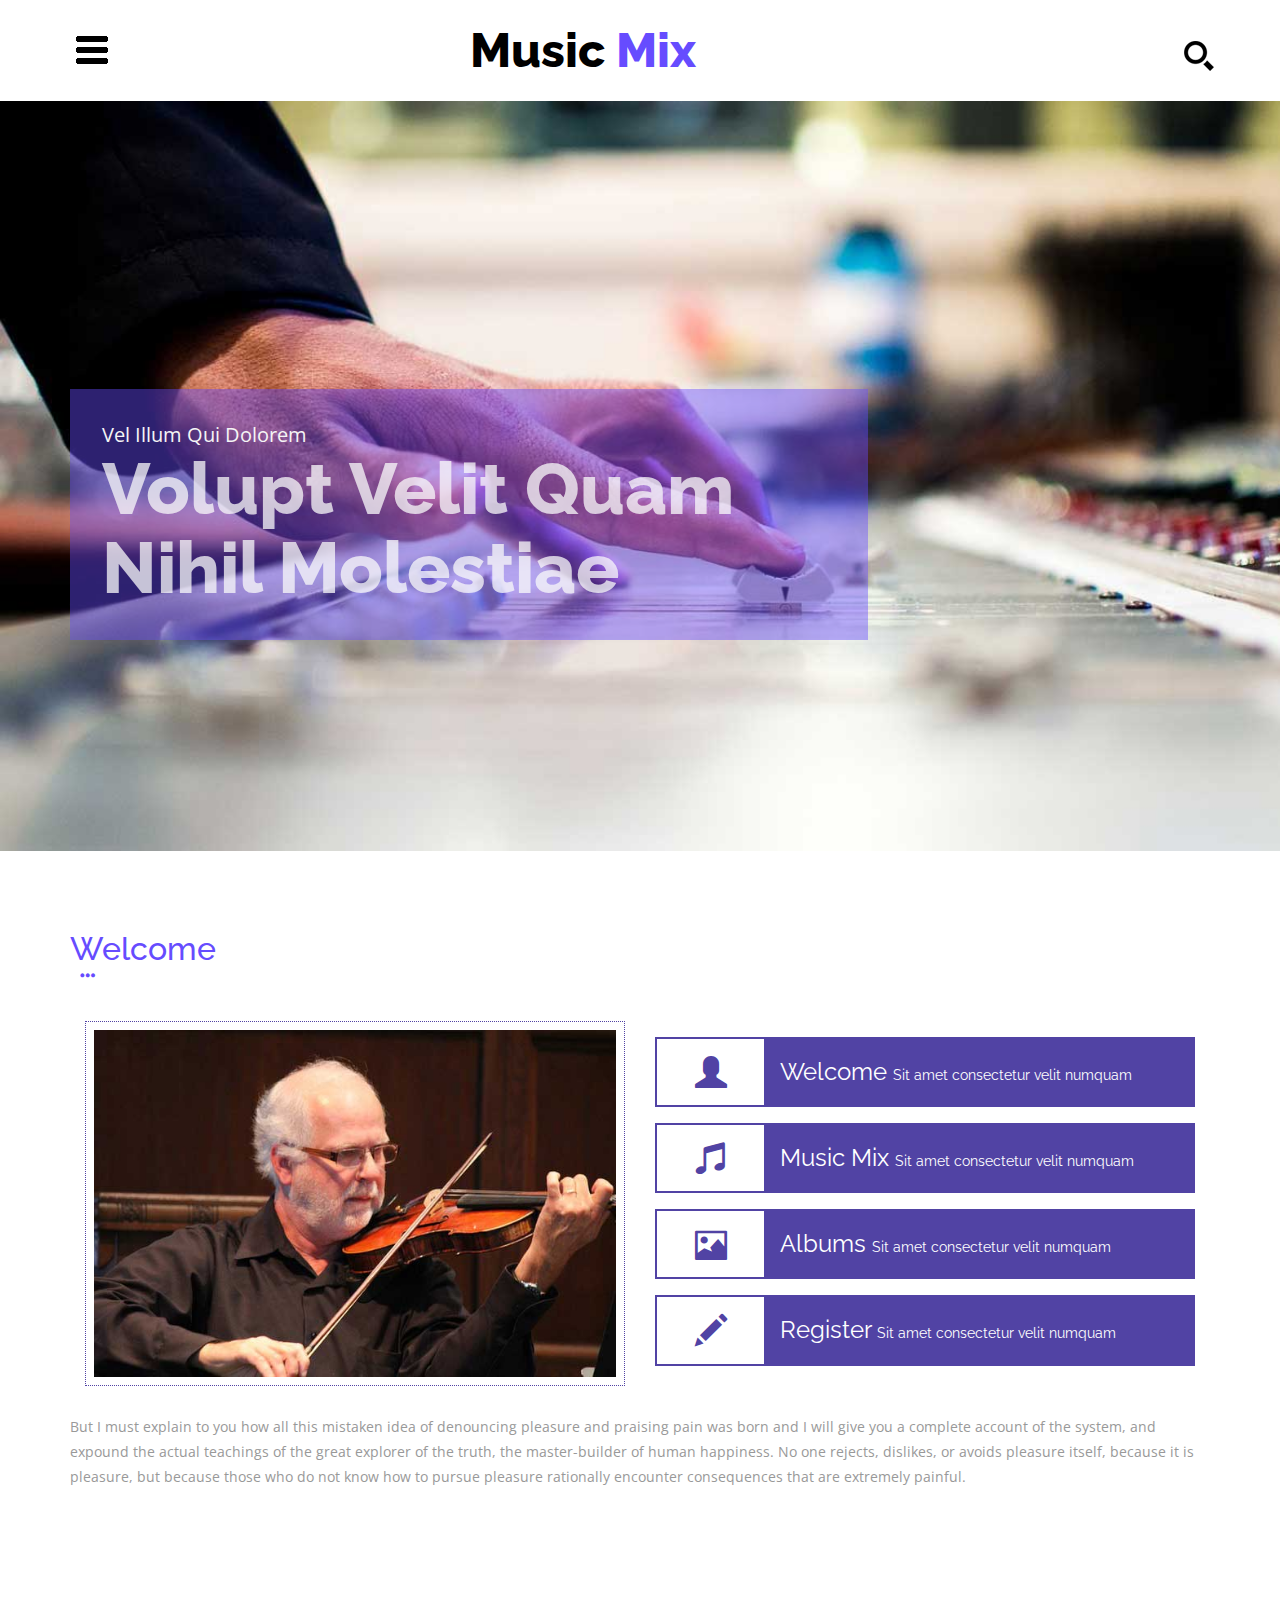
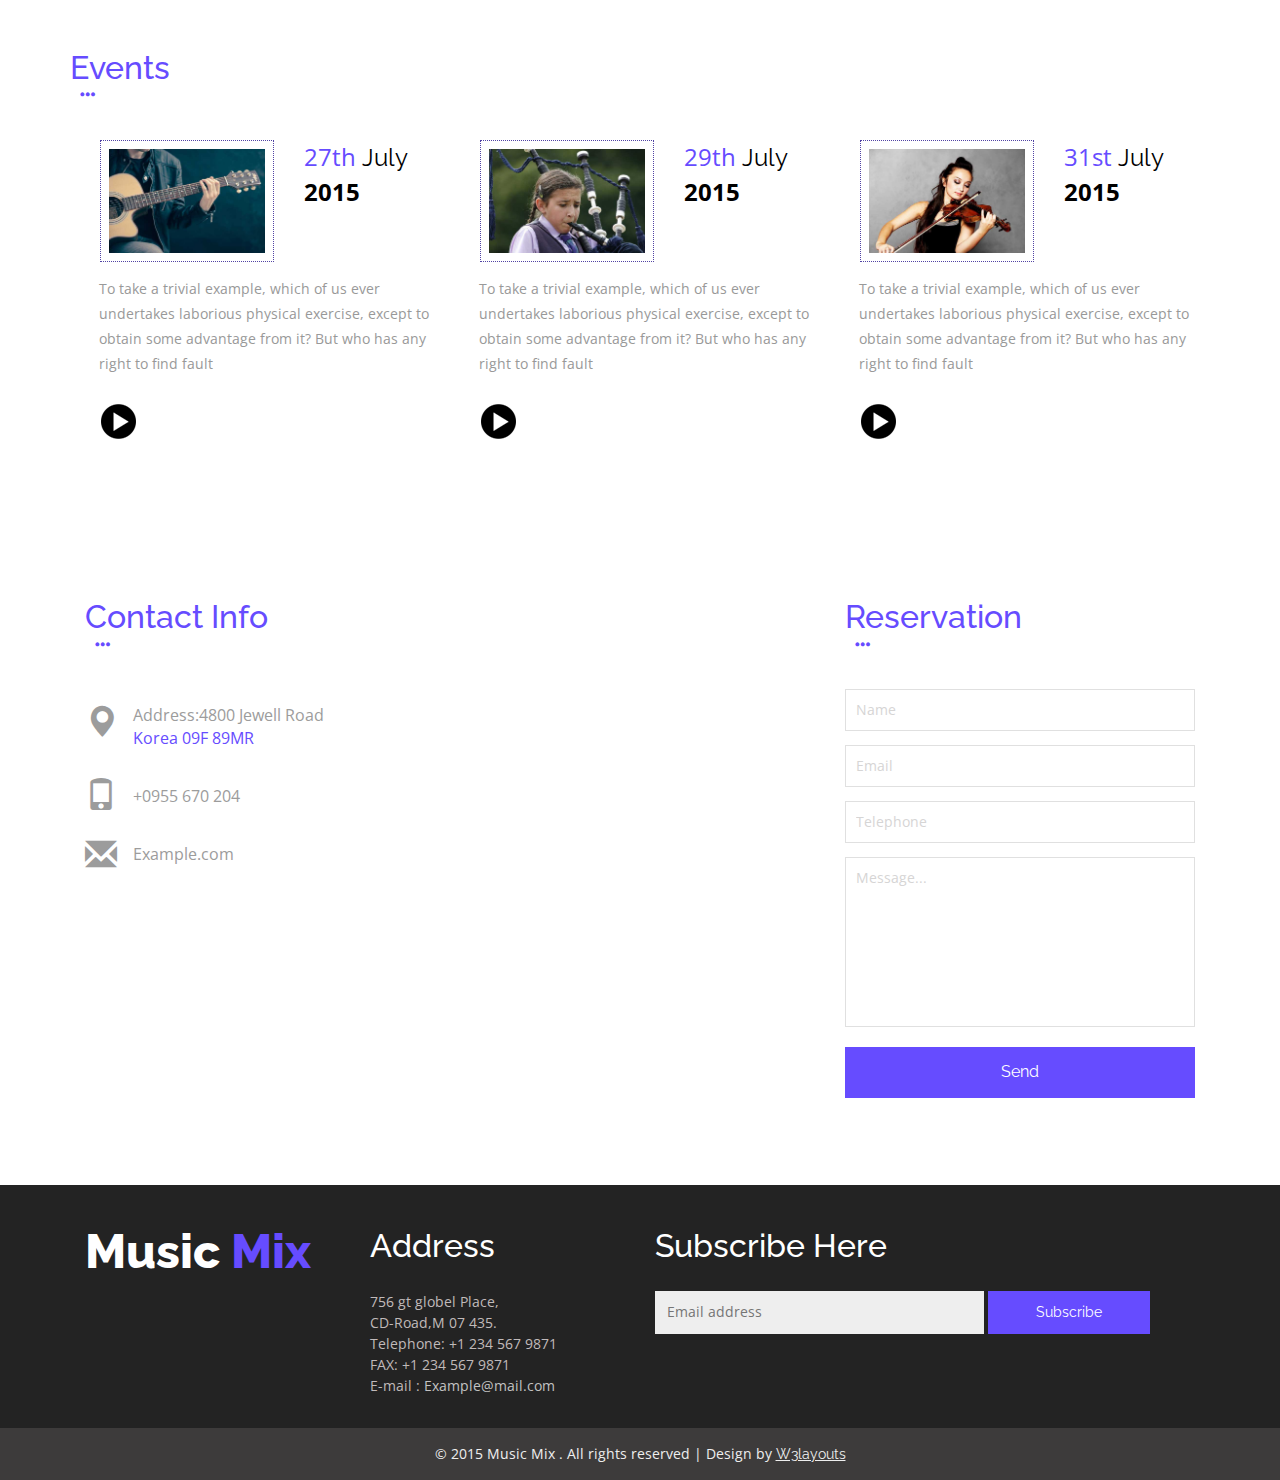
<file: index.html>
<!--
Author: W3layouts
Author URL: http://w3layouts.com
License: Creative Commons Attribution 3.0 Unported
License URL: http://creativecommons.org/licenses/by/3.0/
-->
<!DOCTYPE html>
<html>
<head>
<title>Music Mix a Music Web Templates Category Flat Bootstrap Responsive Website Template | Home :: w3layouts</title>
<!-- for-mobile-apps -->
<meta name="viewport" content="width=device-width, initial-scale=1">
<meta http-equiv="Content-Type" content="text/html; charset=utf-8" />
<meta name="keywords" content="Music Mix Responsive web template, Bootstrap Web Templates, Flat Web Templates, Android Compatible web template, 
Smartphone Compatible web template, free webdesigns for Nokia, Samsung, LG, SonyErricsson, Motorola web design" />
<script type="application/x-javascript"> addEventListener("load", function() { setTimeout(hideURLbar, 0); }, false);
		function hideURLbar(){ window.scrollTo(0,1); } </script>
<!-- //for-mobile-apps -->
<link href="css/bootstrap.css" rel="stylesheet" type="text/css" media="all" />
<link href="css/style.css" rel="stylesheet" type="text/css" media="all" />
<!-- js -->
<script src="js/jquery-1.11.1.min.js"></script>
<!-- //js -->
<!--script-->
	<script src="js/jquery.chocolat.js"></script>
		<link rel="stylesheet" href="css/chocolat.css" type="text/css" media="screen" charset="utf-8">
		<!--light-box-files-->
	<script type="text/javascript" charset="utf-8">
		$(function() {
			$('.news-grid-left a').Chocolat();
		});
	</script>
<!--script-->
<!-- menu -->
<link href="css/component.css" rel="stylesheet" type="text/css"  />
<!-- //menu -->
<link href='//fonts.googleapis.com/css?family=Open+Sans:300italic,400italic,600italic,700italic,800italic,400,300,600,700,800' rel='stylesheet' type='text/css'>
<link href='//fonts.googleapis.com/css?family=Raleway:400,100,200,300,500,600,700,800,900' rel='stylesheet' type='text/css'>
</head>	
<body class="cbp-spmenu-push">
<script>
  (function(i,s,o,g,r,a,m){i['GoogleAnalyticsObject']=r;i[r]=i[r]||function(){
  (i[r].q=i[r].q||[]).push(arguments)},i[r].l=1*new Date();a=s.createElement(o),
  m=s.getElementsByTagName(o)[0];a.async=1;a.src=g;m.parentNode.insertBefore(a,m)
  })(window,document,'script','//www.google-analytics.com/analytics.js','ga');
ga('create', 'UA-30027142-1', 'w3layouts.com');
  ga('send', 'pageview');
</script>
<!-- header -->
	<div class="header">
		<div class="container">
			<div class="top-nav">
					<nav class="cbp-spmenu cbp-spmenu-vertical cbp-spmenu-left" id="cbp-spmenu-s2">
						<h3>Menu</h3>
						<ul>
							<li><a href="index.html">Home</a></li>
							<li><a href="about.html">About Us</a></li>
							<li><a href="services.html">Services</a></li>
							<li><a href="typo.html">Typography</a></li>
							<li><a href="gallery.html">Gallery</a></li>
							<li><a href="#mail" class="scroll">Mail Us</a></li>
						</ul>
						<p>© 2015 Music Mix . Design by <a href="http://w3layouts.com/">W3layouts</a></p>
						<ul class="social-i">
							<li><a href="#" class="facebook"> </a></li>
							<li><a href="#" class="twitter"> </a></li>
							<li><a href="#" class="g"> </a></li>
							<li><a href="#" class="in"> </a></li>
						</ul>
					</nav>
					<div class="main buttonset">	
							<!-- Class "cbp-spmenu-open" gets applied to menu and "cbp-spmenu-push-toleft" or "cbp-spmenu-push-toright" to the body -->
							<button id="showRightPush"><img src="images/menu.png" alt=""/></button>
							<!--<span class="menu"></span>-->
					</div>
					<!-- Classie - class helper functions by @desandro https://github.com/desandro/classie -->
					<script src="js/classie.js"></script>
					<script>
					var menuRight = document.getElementById( 'cbp-spmenu-s2' ),
					showRightPush = document.getElementById( 'showRightPush' ),
					body = document.body;

					showRightPush.onclick = function() {
						classie.toggle( this, 'active' );
						classie.toggle( body, 'cbp-spmenu-push-toleft' );
						classie.toggle( menuRight, 'cbp-spmenu-open' );
						disableOther( 'showRightPush' );
					};

					function disableOther( button ) {
						if( button !== 'showRightPush' ) {
							classie.toggle( showRightPush, 'disabled' );
						}
					}
				 </script>
			</div>
			<div class="logo">
				<a href="index.html">Music <span>Mix</span></a>
			</div>
			<div class="search">
		 <!-- start search-->
				<div class="search-box">
					<div id="sb-search" class="sb-search">
						<form>
							<input class="sb-search-input" placeholder="Enter your search term..." type="search" name="search" id="search">
							<input class="sb-search-submit" type="submit" value="">
							<span class="sb-icon-search"> </span>
						</form>
					</div>
				</div>
					<!-- search-scripts -->
					<script src="js/classie.js"></script>
					<script src="js/uisearch.js"></script>
						<script>
							new UISearch( document.getElementById( 'sb-search' ) );
						</script>
					<!-- //search-scripts -->
			</div>
			<div class="clearfix"> </div>
		</div>
	</div>
<!-- //header -->
<!-- banner -->
	<div class="banner">
		<section class="slider">
			<div class="flexslider">
				<ul class="slides">
					<li>
						<div class="banner1">
						<div class="container">
							<div class="banner-info">
								<p>vel illum qui dolorem</p>
								<h1>volupt velit quam <span>nihil molestiae</span></h1>
							</div>
						</div>
						</div>
					</li>
					<li>
						<div class="banner2">
						<div class="container">
							<div class="banner-info">
								<p>tel illum qui dolorem</p>
								<h1>fugiat velit quam <span>nihil molestiae</span></h1>
							</div>
						</div>
						</div>
					</li>
					<li>
						<div class="banner3">
						<div class="container">
							<div class="banner-info">
								<p>qui illum qui dolorem</p>
								<h1>molest velit quam <span>nihil molestiae</span></h1>
							</div>
						</div>
						</div>
					</li>
				</ul>
			</div>
		</section>
			<!--FlexSlider-->
					<link rel="stylesheet" href="css/flexslider.css" type="text/css" media="screen" />
					<script defer src="js/jquery.flexslider.js"></script>
					<script type="text/javascript">
					$(window).load(function(){
					  $('.flexslider').flexslider({
						animation: "slide",
						start: function(slider){
						  $('body').removeClass('loading');
						}
					  });
					});
				  </script>
			<!--End-slider-script-->
	</div>
<!-- //banner -->
<!-- welcome -->
	<div class="welcome">
		<div class="container">
			<h3>welcome</h3>
			<div class="dot">
				<span class="glyphicon glyphicon-option-horizontal" aria-hidden="true"></span>
			</div>
			<div class="welcome-grid">
				<div class="col-md-6 welcome-grid-left">
					<img src="images/14.jpg" alt=" " class="img-responsive" />
				</div>
				<div class="col-md-6 welcome-grid-right">
					<div class="welcome-grid-right-grid">
						<div class="welcome-grid-right-gridl">
							<span class="glyphicon glyphicon-user" aria-hidden="true"></span>
						</div>
						<div class="welcome-grid-right-gridr">
							<p>Welcome <span>Sit amet consectetur velit numquam</span></p>
						</div>
						<div class="clearfix"> </div>
					</div>
					<div class="welcome-grid-right-grid">
						<div class="welcome-grid-right-gridl">
							<span class="glyphicon glyphicon-music" aria-hidden="true"></span>
						</div>
						<div class="welcome-grid-right-gridr">
							<p>Music Mix <span>Sit amet consectetur velit numquam</span></p>
						</div>
						<div class="clearfix"> </div>
					</div>
					<div class="welcome-grid-right-grid">
						<div class="welcome-grid-right-gridl">
							<span class="glyphicon glyphicon-picture" aria-hidden="true"></span>
						</div>
						<div class="welcome-grid-right-gridr">
							<p>Albums <span>Sit amet consectetur velit numquam</span></p>
						</div>
						<div class="clearfix"> </div>
					</div>
					<div class="welcome-grid-right-grid">
						<div class="welcome-grid-right-gridl">
							<span class="glyphicon glyphicon-pencil" aria-hidden="true"></span>
						</div>
						<div class="welcome-grid-right-gridr">
							<p>Register <span>Sit amet consectetur velit numquam</span></p>
						</div>
						<div class="clearfix"> </div>
					</div>
				</div>
				<div class="clearfix"> </div>
			</div>
			<p class="who">But I must explain to you how all this mistaken idea of denouncing 
				pleasure and praising pain was born and I will give you a complete account of the system, 
				and expound the actual teachings of the great explorer of the truth, the master-builder 
				of human happiness. No one rejects, dislikes, or avoids pleasure itself, because it is 
				pleasure, but because those who do not know how to pursue pleasure rationally encounter 
				consequences that are extremely painful.</p>
		</div>
	</div>
<!-- //welcome -->
<!-- news -->
	<div class="news">
		<div class="container">
			<h3>Events</h3>
			<div class="dot mes">
				<span class="glyphicon glyphicon-option-horizontal" aria-hidden="true"></span>
			</div>
			<div class="news-grids">
				<div class="col-md-4 news-grid">
					<div class="col-xs-7 news-grid-left">
						<a href="images/18.jpg" rel="title" class="b-link-stripe b-animate-go  thickbox">
							<img src="images/18.jpg" alt=" " class="img-responsive" />
						</a>
					</div>
					<div class="col-xs-5 news-grid-right">
						<p>27th <span>July</span><label>2015</label></p>
					</div>
					<div class="clearfix"> </div>
					<p class="fault">To take a trivial example, which of us ever undertakes laborious 
					physical exercise, except to obtain some advantage from it? But who has any right 
					to find fault</p>
					<div class="more mre">
						<a href="single.html"></a>
					</div>
				</div>
				<div class="col-md-4 news-grid">
					<div class="col-xs-7 news-grid-left">
						<a href="images/16.jpg" rel="title" class="b-link-stripe b-animate-go  thickbox">
							<img src="images/16.jpg" alt=" " class="img-responsive" />
						</a>
					</div>
					<div class="col-xs-5 news-grid-right">
						<p>29th <span>July</span><label>2015</label></p>
					</div>
					<div class="clearfix"> </div>
					<p class="fault">To take a trivial example, which of us ever undertakes laborious 
					physical exercise, except to obtain some advantage from it? But who has any right 
					to find fault</p>
					<div class="more mre">
						<a href="single.html"></a>
					</div>
				</div>
				<div class="col-md-4 news-grid">
					<div class="col-xs-7 news-grid-left">
						<a href="images/17.jpg" rel="title" class="b-link-stripe b-animate-go  thickbox">
							<img src="images/17.jpg" alt=" " class="img-responsive" />
						</a>
					</div>
					<div class="col-xs-5 news-grid-right">
						<p>31st <span>July</span><label>2015</label></p>
					</div>
					<div class="clearfix"> </div>
					<p class="fault">To take a trivial example, which of us ever undertakes laborious 
					physical exercise, except to obtain some advantage from it? But who has any right 
					to find fault</p>
					<div class="more mre">
						<a href="single.html"></a>
					</div>
				</div>
				<div class="clearfix"> </div>
			</div>
		</div>
	</div>
<!-- //news -->
<!-- contact -->
	<div id="mail" class="contact">
		<div class="container">
			<div class="contact-grids">
				<div class="col-md-3 contact-grid">
					<h3>Contact Info</h3>
					<div class="dot">
						<span class="glyphicon glyphicon-option-horizontal" aria-hidden="true"></span>
					</div>
					<ul>
						<li class="dot"><i class="glyphicon glyphicon-map-marker" aria-hidden="true"></i>Address:4800 Jewell Road<span>Korea 09F 89MR</span></li>
						<li class="Phone"><i class="glyphicon glyphicon-phone" aria-hidden="true"></i>+0955 670 204</li>
						<li class="mail"><i class="glyphicon glyphicon-envelope" aria-hidden="true"></i><a href="mailto:info@example.com" class="mail">Example.com</a></li>
					</ul>
				</div>
				<div class="col-md-5 contact-grid">
					<iframe src="https://www.google.com/maps/embed?pb=!1m18!1m12!1m3!1d2564.958900464012!2d36.23097800000001!3d49.993379999999995!2m3!1f0!2f0!3f0!3m2!1i1024!2i768!4f13.1!3m3!1m2!1s0x4127a0f009ab9f07%3A0xa21e10f67fa29ce!2sGeorgia+Education+Center!5e0!3m2!1sen!2sin!4v1436943860334" frameborder="0" style="border:0" allowfullscreen></iframe>
				</div>
				<div class="col-md-4 contact-grid">
					<h3>Reservation</h3>
					<div class="dot">
						<span class="glyphicon glyphicon-option-horizontal" aria-hidden="true"></span>
					</div>
					<form>
						<input type="text" value="Name" onfocus="this.value = '';" onblur="if (this.value == '') {this.value = 'Name';}" required="">
						<input type="email" value="Email" onfocus="this.value = '';" onblur="if (this.value == '') {this.value = 'Email';}" required="">
						<input type="text" value="Telephone" onfocus="this.value = '';" onblur="if (this.value == '') {this.value = 'Telephone';}" required="">
						<textarea type="text"  onfocus="this.value = '';" onblur="if (this.value == '') {this.value = 'Message...';}" required="">Message...</textarea>
						<input type="submit" value="Send" >
					</form>
				</div>
				<div class="clearfix"> </div>
			</div>
		</div>
	</div>
<!-- //contact -->
<!-- footer -->
	<div class="footer">
		<!-- container -->
		<div class="container">
			<div class="footer-top">
					<div class="footer-grids">
						<div class="col-md-3 footer-logo">
							<a href="index.html">Music <span>Mix</span></a>
						</div>
						<div class="col-md-3 f-address">
							<h5>Address</h5>
							<ul>
								<li>756 gt globel Place,</li>
								<li>CD-Road,M 07 435.</li>
								<li>Telephone: +1 234 567 9871</li>
								<li>FAX: +1 234 567 9871</li>
								<li>E-mail : <a href="mailto:example@email.com">Example@mail.com</a></li>
						</ul></div>
						<div class="col-md-6 f-address f-contact">
							<h5>Subscribe Here</h5>
							<form>
								<input type="text" placeholder="Email address" required="">
								<input type="submit" value="Subscribe">
							</form>
						</div>
						<div class="clearfix"> </div>
					</div>
			</div>
		</div>
		<!-- //container -->
		<div class="footer-bottom">
			<div class="copyright">
				<p> © 2015 Music Mix . All rights reserved | Design by <a href="http://w3layouts.com/">W3layouts</a></p>
			</div>
		</div>
	</div>
<!-- //footer -->
</body>
</html>
</file>
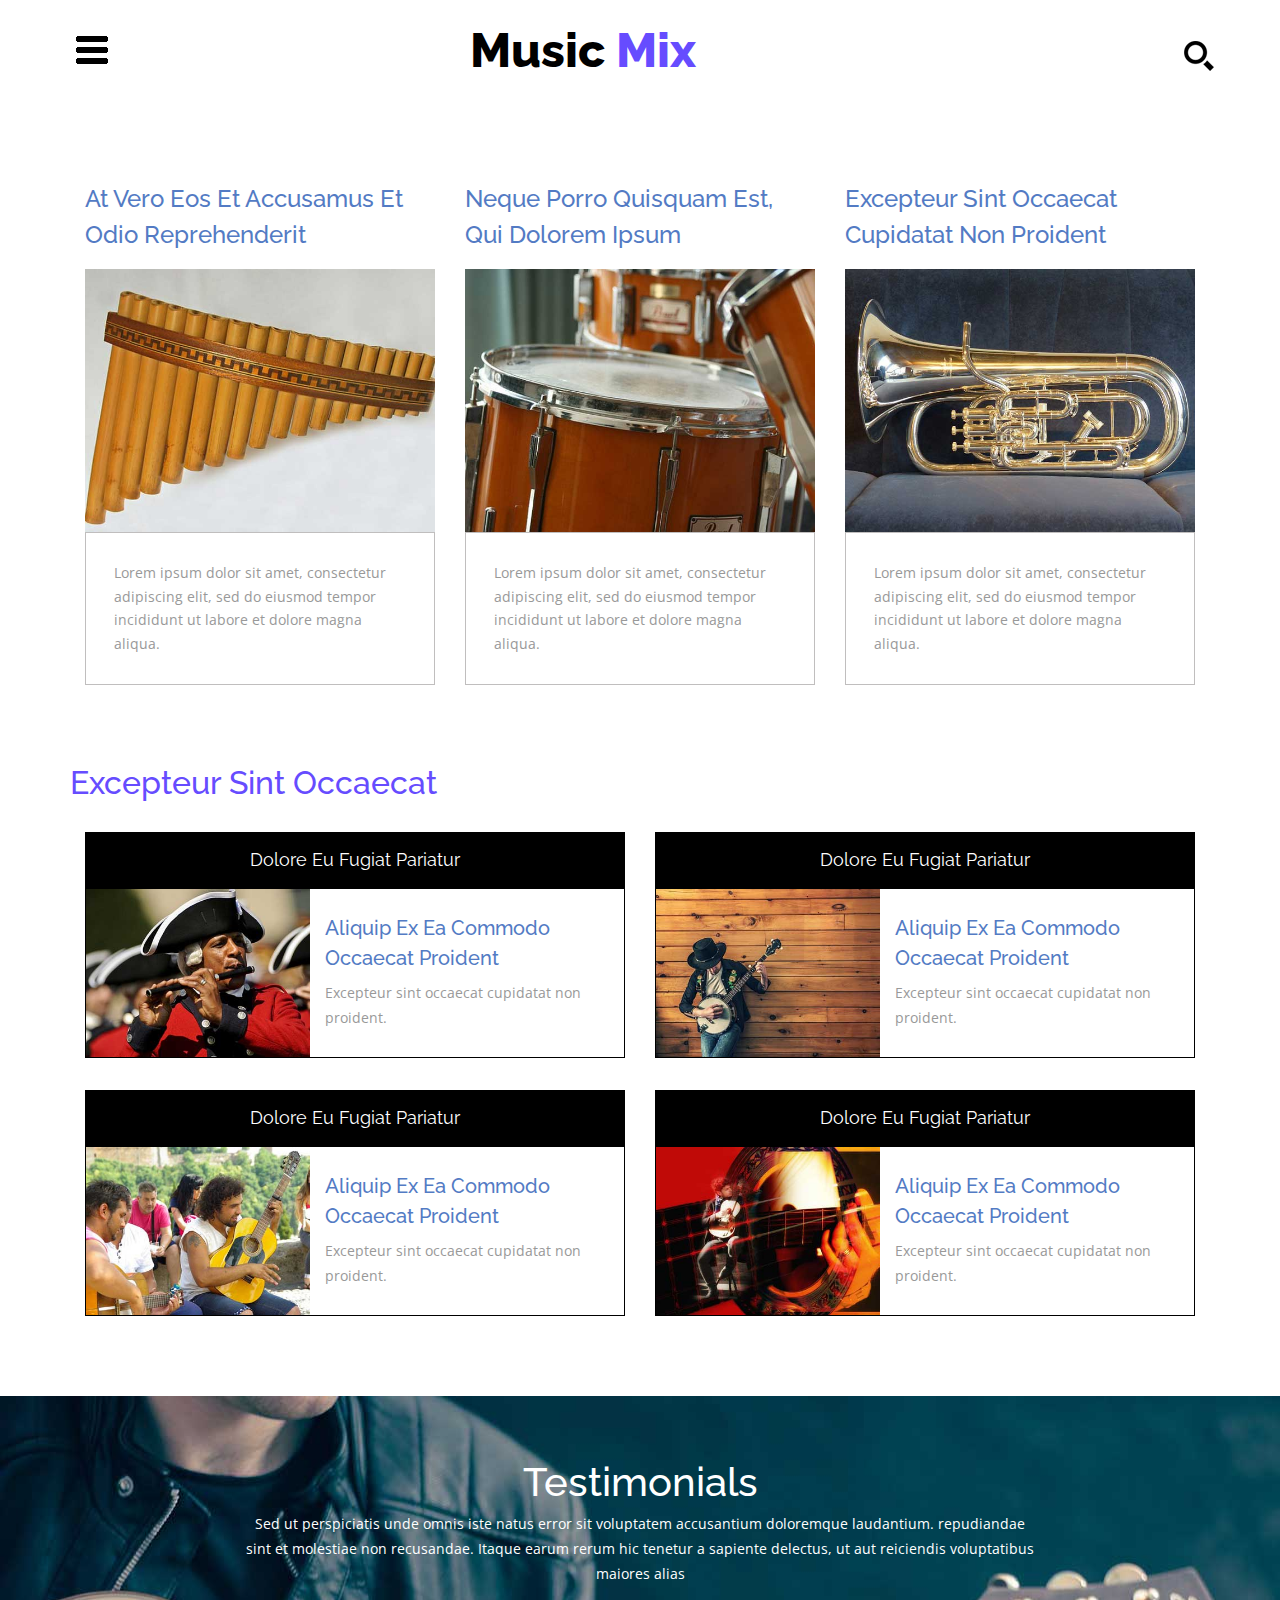
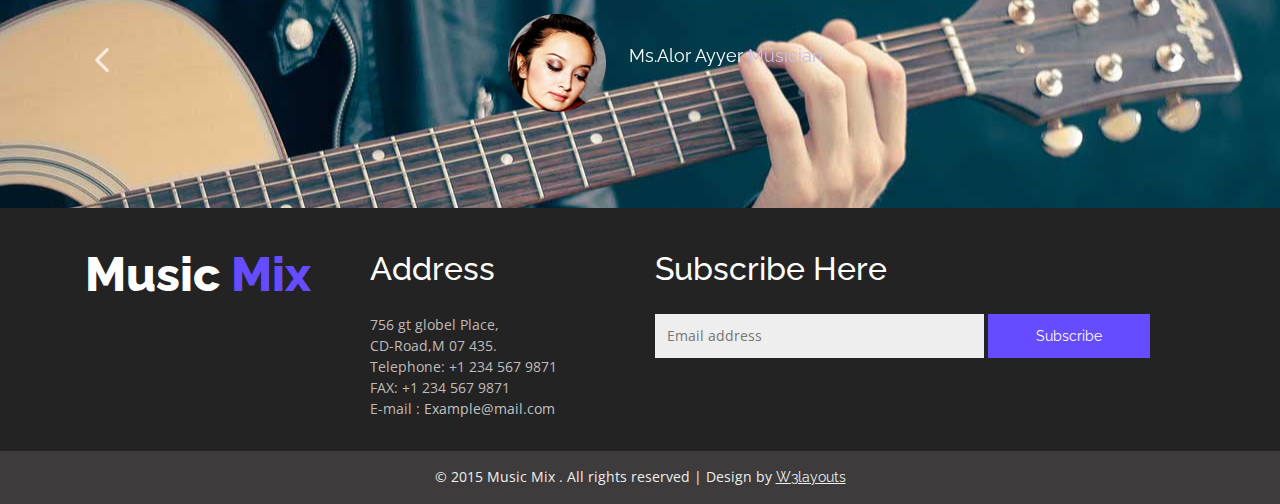
<file: about.html>
<!--
Author: W3layouts
Author URL: http://w3layouts.com
License: Creative Commons Attribution 3.0 Unported
License URL: http://creativecommons.org/licenses/by/3.0/
-->
<!DOCTYPE html>
<html>
<head>
<title>Music Mix a Music Web Templates Category Flat Bootstrap Responsive Website Template | About :: w3layouts</title>
<!-- for-mobile-apps -->
<meta name="viewport" content="width=device-width, initial-scale=1">
<meta http-equiv="Content-Type" content="text/html; charset=utf-8" />
<meta name="keywords" content="Music Mix Responsive web template, Bootstrap Web Templates, Flat Web Templates, Android Compatible web template, 
Smartphone Compatible web template, free webdesigns for Nokia, Samsung, LG, SonyErricsson, Motorola web design" />
<script type="application/x-javascript"> addEventListener("load", function() { setTimeout(hideURLbar, 0); }, false);
		function hideURLbar(){ window.scrollTo(0,1); } </script>
<!-- //for-mobile-apps -->
<link href="css/bootstrap.css" rel="stylesheet" type="text/css" media="all" />
<link href="css/style.css" rel="stylesheet" type="text/css" media="all" />
<!-- js -->
<script src="js/jquery-1.11.1.min.js"></script>
<!-- //js -->
<!--script-->
	<script src="js/jquery.chocolat.js"></script>
		<link rel="stylesheet" href="css/chocolat.css" type="text/css" media="screen" charset="utf-8">
		<!--light-box-files-->
	<script type="text/javascript" charset="utf-8">
		$(function() {
			$('.gallery-grid a').Chocolat();
		});
	</script>
<!--script-->
<!-- menu -->
<link href="css/component.css" rel="stylesheet" type="text/css"  />
<!-- //menu -->
<link href='//fonts.googleapis.com/css?family=Open+Sans:300italic,400italic,600italic,700italic,800italic,400,300,600,700,800' rel='stylesheet' type='text/css'>
<link href='//fonts.googleapis.com/css?family=Raleway:400,100,200,300,500,600,700,800,900' rel='stylesheet' type='text/css'>
</head>	
<body class="cbp-spmenu-push">
<script>
  (function(i,s,o,g,r,a,m){i['GoogleAnalyticsObject']=r;i[r]=i[r]||function(){
  (i[r].q=i[r].q||[]).push(arguments)},i[r].l=1*new Date();a=s.createElement(o),
  m=s.getElementsByTagName(o)[0];a.async=1;a.src=g;m.parentNode.insertBefore(a,m)
  })(window,document,'script','//www.google-analytics.com/analytics.js','ga');
ga('create', 'UA-30027142-1', 'w3layouts.com');
  ga('send', 'pageview');
</script>
<!-- header -->
	<div class="header">
		<div class="container">
			<div class="top-nav">
					<nav class="cbp-spmenu cbp-spmenu-vertical cbp-spmenu-left" id="cbp-spmenu-s2">
						<h3>Menu</h3>
						<ul>
							<li><a href="index.html">Home</a></li>
							<li><a href="about.html">About Us</a></li>
							<li><a href="services.html">Services</a></li>
							<li><a href="typo.html">Typography</a></li>
							<li><a href="gallery.html">Gallery</a></li>
							<li><a href="index.html">Mail Us</a></li>
						</ul>
						<p>© 2015 Music Mix . Design by <a href="http://w3layouts.com/">W3layouts</a></p>
						<ul class="social-i">
							<li><a href="#" class="facebook"> </a></li>
							<li><a href="#" class="twitter"> </a></li>
							<li><a href="#" class="g"> </a></li>
							<li><a href="#" class="in"> </a></li>
						</ul>
					</nav>
					<div class="main buttonset">	
							<!-- Class "cbp-spmenu-open" gets applied to menu and "cbp-spmenu-push-toleft" or "cbp-spmenu-push-toright" to the body -->
							<button id="showRightPush"><img src="images/menu.png" alt=""/></button>
							<!--<span class="menu"></span>-->
					</div>
					<!-- Classie - class helper functions by @desandro https://github.com/desandro/classie -->
					<script src="js/classie.js"></script>
					<script>
					var menuRight = document.getElementById( 'cbp-spmenu-s2' ),
					showRightPush = document.getElementById( 'showRightPush' ),
					body = document.body;

					showRightPush.onclick = function() {
						classie.toggle( this, 'active' );
						classie.toggle( body, 'cbp-spmenu-push-toleft' );
						classie.toggle( menuRight, 'cbp-spmenu-open' );
						disableOther( 'showRightPush' );
					};

					function disableOther( button ) {
						if( button !== 'showRightPush' ) {
							classie.toggle( showRightPush, 'disabled' );
						}
					}
				 </script>
			</div>
			<div class="logo">
				<a href="index.html">Music <span>Mix</span></a>
			</div>
			<div class="search">
		 <!-- start search-->
				<div class="search-box">
					<div id="sb-search" class="sb-search">
						<form>
							<input class="sb-search-input" placeholder="Enter your search term..." type="search" name="search" id="search">
							<input class="sb-search-submit" type="submit" value="">
							<span class="sb-icon-search"> </span>
						</form>
					</div>
				</div>
					<!-- search-scripts -->
					<script src="js/classie.js"></script>
					<script src="js/uisearch.js"></script>
						<script>
							new UISearch( document.getElementById( 'sb-search' ) );
						</script>
					<!-- //search-scripts -->
			</div>
			<div class="clearfix"> </div>
		</div>
	</div>
<!-- //header -->
<!-- about -->
	<div class="about">
		<div class="container">
			<div class="about-grids">
				<div class="col-md-4 about-grid">
					<h3>At vero eos et accusamus et odio reprehenderit</h3>
					<img src="images/8.jpg" alt=" " class="img-responsive" />
						<p>Lorem ipsum dolor sit amet, consectetur adipiscing elit, 
						sed do eiusmod tempor incididunt ut labore et dolore magna
						aliqua.</p>
				</div>
				<div class="col-md-4 about-grid">
					<h3>Neque porro quisquam est, qui dolorem ipsum</h3>
					<img src="images/9.jpg" alt=" " class="img-responsive" />
						<p class="commodo">Lorem ipsum dolor sit amet, consectetur adipiscing elit, 
						sed do eiusmod tempor incididunt ut labore et dolore magna
						aliqua.</p>
				</div>
				<div class="col-md-4 about-grid">
					<h3>Excepteur sint occaecat cupidatat non proident</h3>
					<img src="images/10.jpg" alt=" " class="img-responsive" />
						<p class="sint">Lorem ipsum dolor sit amet, consectetur adipiscing elit, 
						sed do eiusmod tempor incididunt ut labore et dolore magna
						aliqua.</p>
				</div>
				<div class="clearfix"> </div>
			</div>
		</div>
	</div>
<!-- why-choose -->
	<div class="why-choose">
		<div class="container">
			<h3>Excepteur sint occaecat</h3>
			<div class="why-choose-grids">
				<div class="col-md-6 why-choose-grid">
					<div class="why-choose-grid-hover">
						<p>dolore eu fugiat pariatur</p>
					</div>
					<div class="why-choose-grds">
						<div class="col-xs-5 why-choose-grd">
							<img src="images/19.jpg" alt=" " class="img-responsive" />
						</div>
						<div class="col-xs-7 why-choose-grd-right">
							<h4>aliquip ex ea commodo occaecat proident</h4>
							<p>Excepteur sint occaecat 
								cupidatat non proident.</p>
						</div>
						<div class="clearfix"> </div>
					</div>
				</div>
				<div class="col-md-6 why-choose-grid">
					<div class="why-choose-grid-hover">
						<p>dolore eu fugiat pariatur</p>
					</div>
					<div class="why-choose-grds">
						<div class="col-xs-5 why-choose-grd">
							<img src="images/20.jpg" alt=" " class="img-responsive" />
						</div>
						<div class="col-xs-7 why-choose-grd-right">
							<h4>aliquip ex ea commodo occaecat proident</h4>
							<p>Excepteur sint occaecat 
								cupidatat non proident.</p>
						</div>
						<div class="clearfix"> </div>
					</div>
				</div>
				<div class="clearfix"> </div>
			</div>
			<div class="why-choose-grids">
				<div class="col-md-6 why-choose-grid">
					<div class="why-choose-grid-hover">
						<p>dolore eu fugiat pariatur</p>
					</div>
					<div class="why-choose-grds">
						<div class="col-xs-5 why-choose-grd">
							<img src="images/21.jpg" alt=" " class="img-responsive" />
						</div>
						<div class="col-xs-7 why-choose-grd-right">
							<h4>aliquip ex ea commodo occaecat proident</h4>
							<p>Excepteur sint occaecat 
								cupidatat non proident.</p>
						</div>
						<div class="clearfix"> </div>
					</div>
				</div>
				<div class="col-md-6 why-choose-grid">
					<div class="why-choose-grid-hover">
						<p>dolore eu fugiat pariatur</p>
					</div>
					<div class="why-choose-grds">
						<div class="col-xs-5 why-choose-grd">
							<img src="images/22.jpg" alt=" " class="img-responsive" />
						</div>
						<div class="col-xs-7 why-choose-grd-right">
							<h4>aliquip ex ea commodo occaecat proident</h4>
							<p>Excepteur sint occaecat 
								cupidatat non proident.</p>
						</div>
						<div class="clearfix"> </div>
					</div>
				</div>
				<div class="clearfix"> </div>
			</div>
		</div>
	</div>
<!-- //why-choose -->
<!-- testimonials -->
	<div class="testimonials">
		<div class="container">
			<h3>Testimonials</h3>
			<p class="aut">Sed ut perspiciatis unde omnis iste natus error sit voluptatem 
				accusantium doloremque laudantium. repudiandae sint et molestiae non recusandae.
				Itaque earum rerum hic tenetur a sapiente delectus, ut aut reiciendis 
				voluptatibus maiores alias</p>
	<!-- Slider-starts-Here -->
				<script src="js/responsiveslides.min.js"></script>
				 <script>
				    // You can also use "$(window).load(function() {"
				    $(function () {
				      // Slideshow 4
				      $("#slider3").responsiveSlides({
				        auto: true,
				        pager: false,
				        nav: true,
				        speed: 500,
				        namespace: "callbacks",
				        before: function () {
				          $('.events').append("<li>before event fired.</li>");
				        },
				        after: function () {
				          $('.events').append("<li>after event fired.</li>");
				        }
				      });
				
				    });
				  </script>
			<!--//End-slider-script -->
			<div  id="top" class="callbacks_container wow fadeInUp" data-wow-delay="0.5s">
				<ul class="rslides" id="slider3">
					<li>
						<div class="testimonials-grids">
							<div class="testimonials-grid-left">
								<img src="images/2.png" alt=" " />
							</div>
							<div class="testimonials-grid-right">
								<p>Ms.Alor Ayyer<span> Musician</span></p>
							</div>
							<div class="clearfix"> </div>
						</div>
					</li>
					<li>
						<div class="testimonials-grids">
							<div class="testimonials-grid-left">
								<img src="images/3.png" alt=" " />
							</div>
							<div class="testimonials-grid-right">
								<p>Mr.john williums<span> Musician</span></p>
							</div>
							<div class="clearfix"> </div>
						</div>
					</li>
					<li>
						<div class="testimonials-grids">
							<div class="testimonials-grid-left">
								<img src="images/4.png" alt=" " />
							</div>
							<div class="testimonials-grid-right">
								<p>Ms.Dolly Brown<span> Musician</span></p>
							</div>
							<div class="clearfix"> </div>
						</div>
					</li>
				</ul>
			</div>
		</div>
	</div>
<!-- //testimonials -->
<!-- //about -->
<!-- footer -->
	<div class="footer">
		<!-- container -->
		<div class="container">
			<div class="footer-top">
					<div class="footer-grids">
						<div class="col-md-3 footer-logo">
							<a href="index.html">Music <span>Mix</span></a>
						</div>
						<div class="col-md-3 f-address">
							<h5>Address</h5>
							<ul>
								<li>756 gt globel Place,</li>
								<li>CD-Road,M 07 435.</li>
								<li>Telephone: +1 234 567 9871</li>
								<li>FAX: +1 234 567 9871</li>
								<li>E-mail : <a href="mailto:example@email.com">Example@mail.com</a></li>
						</ul></div>
						<div class="col-md-6 f-address f-contact">
							<h5>Subscribe Here</h5>
							<form>
								<input type="text" placeholder="Email address" required="">
								<input type="submit" value="Subscribe">
							</form>
						</div>
						<div class="clearfix"> </div>
					</div>
			</div>
		</div>
		<!-- //container -->
		<div class="footer-bottom">
			<div class="copyright">
				<p> © 2015 Music Mix . All rights reserved | Design by <a href="http://w3layouts.com/">W3layouts</a></p>
			</div>
		</div>
	</div>
<!-- //footer -->
</body>
</html>
</file>
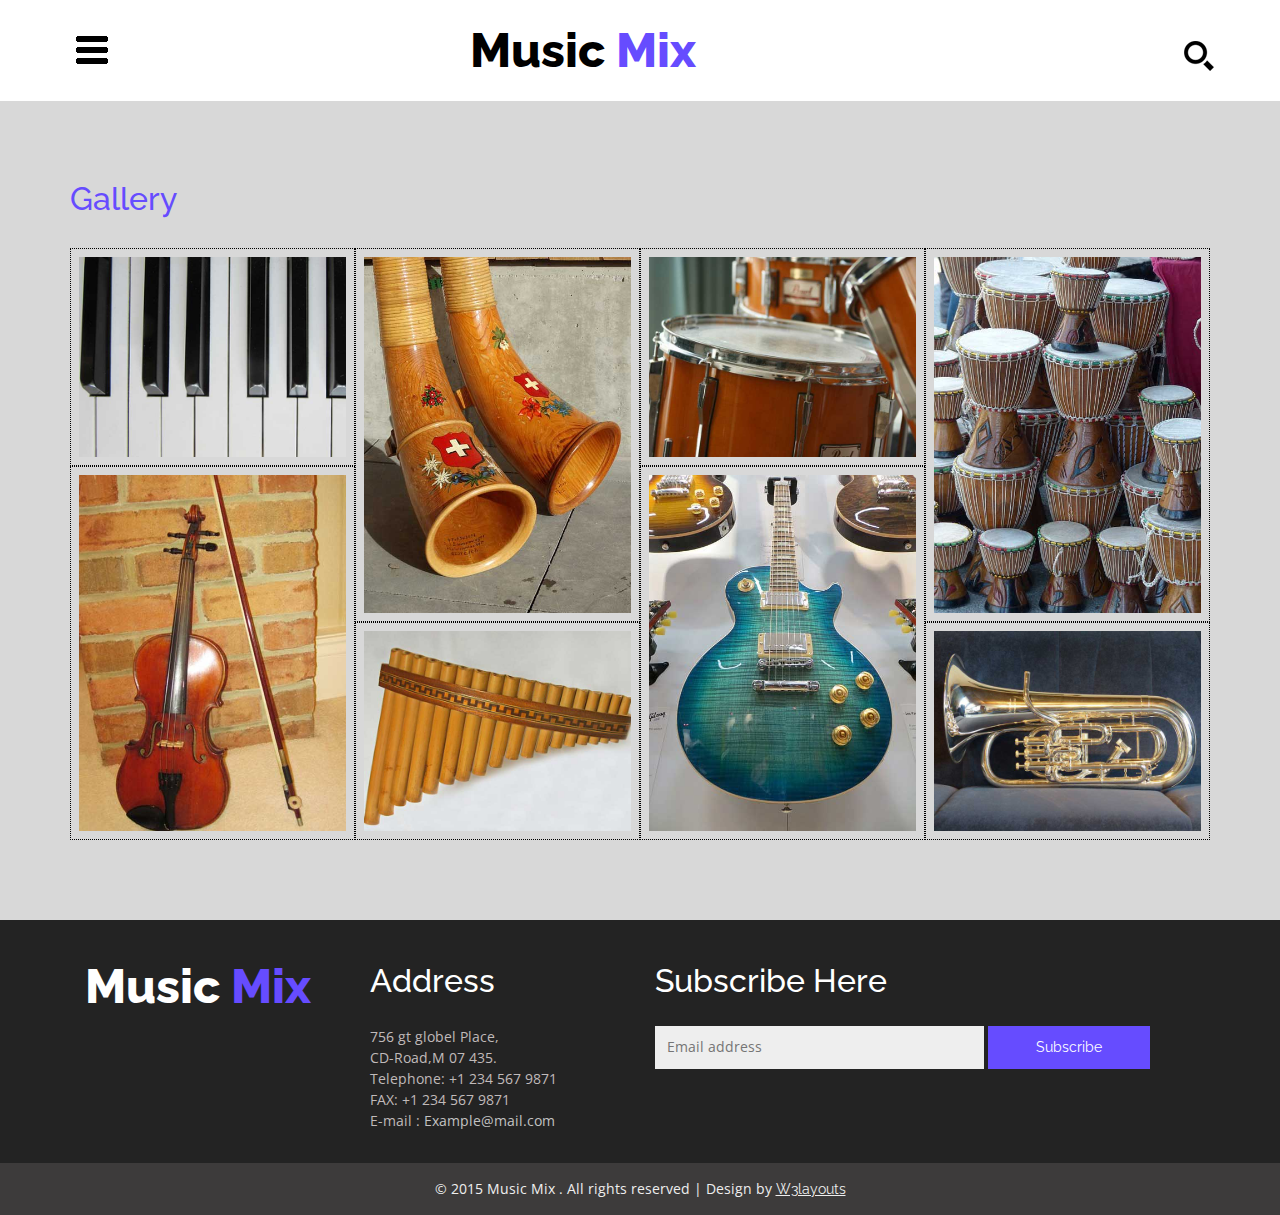
<file: gallery.html>
<!--
Author: W3layouts
Author URL: http://w3layouts.com
License: Creative Commons Attribution 3.0 Unported
License URL: http://creativecommons.org/licenses/by/3.0/
-->
<!DOCTYPE html>
<html>
<head>
<title>Music Mix a Music Web Templates Category Flat Bootstrap Responsive Website Template | Gallery :: w3layouts</title>
<!-- for-mobile-apps -->
<meta name="viewport" content="width=device-width, initial-scale=1">
<meta http-equiv="Content-Type" content="text/html; charset=utf-8" />
<meta name="keywords" content="Music Mix Responsive web template, Bootstrap Web Templates, Flat Web Templates, Android Compatible web template, 
Smartphone Compatible web template, free webdesigns for Nokia, Samsung, LG, SonyErricsson, Motorola web design" />
<script type="application/x-javascript"> addEventListener("load", function() { setTimeout(hideURLbar, 0); }, false);
		function hideURLbar(){ window.scrollTo(0,1); } </script>
<!-- //for-mobile-apps -->
<link href="css/bootstrap.css" rel="stylesheet" type="text/css" media="all" />
<link href="css/style.css" rel="stylesheet" type="text/css" media="all" />
<!-- js -->
<script src="js/jquery-1.11.1.min.js"></script>
<!-- //js -->
<!--script-->
	<script src="js/jquery.chocolat.js"></script>
		<link rel="stylesheet" href="css/chocolat.css" type="text/css" media="screen" charset="utf-8">
		<!--light-box-files-->
	<script type="text/javascript" charset="utf-8">
		$(function() {
			$('.gallery-grid a').Chocolat();
		});
	</script>
<!--script-->
<!-- menu -->
<link href="css/component.css" rel="stylesheet" type="text/css"  />
<!-- //menu -->
<link href='//fonts.googleapis.com/css?family=Open+Sans:300italic,400italic,600italic,700italic,800italic,400,300,600,700,800' rel='stylesheet' type='text/css'>
<link href='//fonts.googleapis.com/css?family=Raleway:400,100,200,300,500,600,700,800,900' rel='stylesheet' type='text/css'>
</head>	
<body class="cbp-spmenu-push">
<script>
  (function(i,s,o,g,r,a,m){i['GoogleAnalyticsObject']=r;i[r]=i[r]||function(){
  (i[r].q=i[r].q||[]).push(arguments)},i[r].l=1*new Date();a=s.createElement(o),
  m=s.getElementsByTagName(o)[0];a.async=1;a.src=g;m.parentNode.insertBefore(a,m)
  })(window,document,'script','//www.google-analytics.com/analytics.js','ga');
ga('create', 'UA-30027142-1', 'w3layouts.com');
  ga('send', 'pageview');
</script>
<!-- header -->
	<div class="header">
		<div class="container">
			<div class="top-nav">
					<nav class="cbp-spmenu cbp-spmenu-vertical cbp-spmenu-left" id="cbp-spmenu-s2">
						<h3>Menu</h3>
						<ul>
							<li><a href="index.html">Home</a></li>
							<li><a href="about.html">About Us</a></li>
							<li><a href="services.html">Services</a></li>
							<li><a href="typo.html">Typography</a></li>
							<li><a href="gallery.html">Gallery</a></li>
							<li><a href="index.html">Mail Us</a></li>
						</ul>
						<p>© 2015 Music Mix . Design by <a href="http://w3layouts.com/">W3layouts</a></p>
						<ul class="social-i">
							<li><a href="#" class="facebook"> </a></li>
							<li><a href="#" class="twitter"> </a></li>
							<li><a href="#" class="g"> </a></li>
							<li><a href="#" class="in"> </a></li>
						</ul>
					</nav>
					<div class="main buttonset">	
							<!-- Class "cbp-spmenu-open" gets applied to menu and "cbp-spmenu-push-toleft" or "cbp-spmenu-push-toright" to the body -->
							<button id="showRightPush"><img src="images/menu.png" alt=""/></button>
							<!--<span class="menu"></span>-->
					</div>
					<!-- Classie - class helper functions by @desandro https://github.com/desandro/classie -->
					<script src="js/classie.js"></script>
					<script>
					var menuRight = document.getElementById( 'cbp-spmenu-s2' ),
					showRightPush = document.getElementById( 'showRightPush' ),
					body = document.body;

					showRightPush.onclick = function() {
						classie.toggle( this, 'active' );
						classie.toggle( body, 'cbp-spmenu-push-toleft' );
						classie.toggle( menuRight, 'cbp-spmenu-open' );
						disableOther( 'showRightPush' );
					};

					function disableOther( button ) {
						if( button !== 'showRightPush' ) {
							classie.toggle( showRightPush, 'disabled' );
						}
					}
				 </script>
			</div>
			<div class="logo">
				<a href="index.html">Music <span>Mix</span></a>
			</div>
			<div class="search">
		 <!-- start search-->
				<div class="search-box">
					<div id="sb-search" class="sb-search">
						<form>
							<input class="sb-search-input" placeholder="Enter your search term..." type="search" name="search" id="search">
							<input class="sb-search-submit" type="submit" value="">
							<span class="sb-icon-search"> </span>
						</form>
					</div>
				</div>
					<!-- search-scripts -->
					<script src="js/classie.js"></script>
					<script src="js/uisearch.js"></script>
						<script>
							new UISearch( document.getElementById( 'sb-search' ) );
						</script>
					<!-- //search-scripts -->
			</div>
			<div class="clearfix"> </div>
		</div>
	</div>
<!-- //header -->
<!-- gallery -->
	<div class="gallery">
		<div class="container">
			<h3>Gallery</h3>
			<div class="gallery-grids">
				<div class="gallery-grid">
					<a href="images/6.jpg" rel="title" class="b-link-stripe b-animate-go  thickbox">
						<img src="images/6.jpg" alt=" " class="img-responsive" />
					</a>
					<a href="images/7.jpg" rel="title" class="b-link-stripe b-animate-go  thickbox">
						<img src="images/7.jpg" alt=" " class="img-responsive" />
					</a>
				</div>
				<div class="gallery-grid">
					<a href="images/11.jpg" rel="title" class="b-link-stripe b-animate-go  thickbox">
						<img src="images/11.jpg" alt=" " class="img-responsive" />
					</a>
					<a href="images/8.jpg" rel="title" class="b-link-stripe b-animate-go  thickbox">
						<img src="images/8.jpg" alt=" " class="img-responsive" />
					</a>
				</div>
				<div class="gallery-grid">
					<a href="images/9.jpg" rel="title" class="b-link-stripe b-animate-go  thickbox">
						<img src="images/9.jpg" alt=" " class="img-responsive" />
					</a>
					<a href="images/12.jpg" rel="title" class="b-link-stripe b-animate-go  thickbox">
						<img src="images/12.jpg" alt=" " class="img-responsive" />
					</a>
				</div>
				<div class="gallery-grid">
					<a href="images/13.jpg" rel="title" class="b-link-stripe b-animate-go  thickbox">
						<img src="images/13.jpg" alt=" " class="img-responsive" />
					</a>
					<a href="images/10.jpg" rel="title" class="b-link-stripe b-animate-go  thickbox">
						<img src="images/10.jpg" alt=" " class="img-responsive" />
					</a>
				</div>
				<div class="clearfix"> </div>
			</div>
		</div>
	</div>
<!-- //gallery -->
<!-- footer -->
	<div class="footer">
		<!-- container -->
		<div class="container">
			<div class="footer-top">
					<div class="footer-grids">
						<div class="col-md-3 footer-logo">
							<a href="index.html">Music <span>Mix</span></a>
						</div>
						<div class="col-md-3 f-address">
							<h5>Address</h5>
							<ul>
								<li>756 gt globel Place,</li>
								<li>CD-Road,M 07 435.</li>
								<li>Telephone: +1 234 567 9871</li>
								<li>FAX: +1 234 567 9871</li>
								<li>E-mail : <a href="mailto:example@email.com">Example@mail.com</a></li>
						</ul></div>
						<div class="col-md-6 f-address f-contact">
							<h5>Subscribe Here</h5>
							<form>
								<input type="text" placeholder="Email address" required="">
								<input type="submit" value="Subscribe">
							</form>
						</div>
						<div class="clearfix"> </div>
					</div>
			</div>
		</div>
		<!-- //container -->
		<div class="footer-bottom">
			<div class="copyright">
				<p> © 2015 Music Mix . All rights reserved | Design by <a href="http://w3layouts.com/">W3layouts</a></p>
			</div>
		</div>
	</div>
<!-- //footer -->
</body>
</html>
</file>
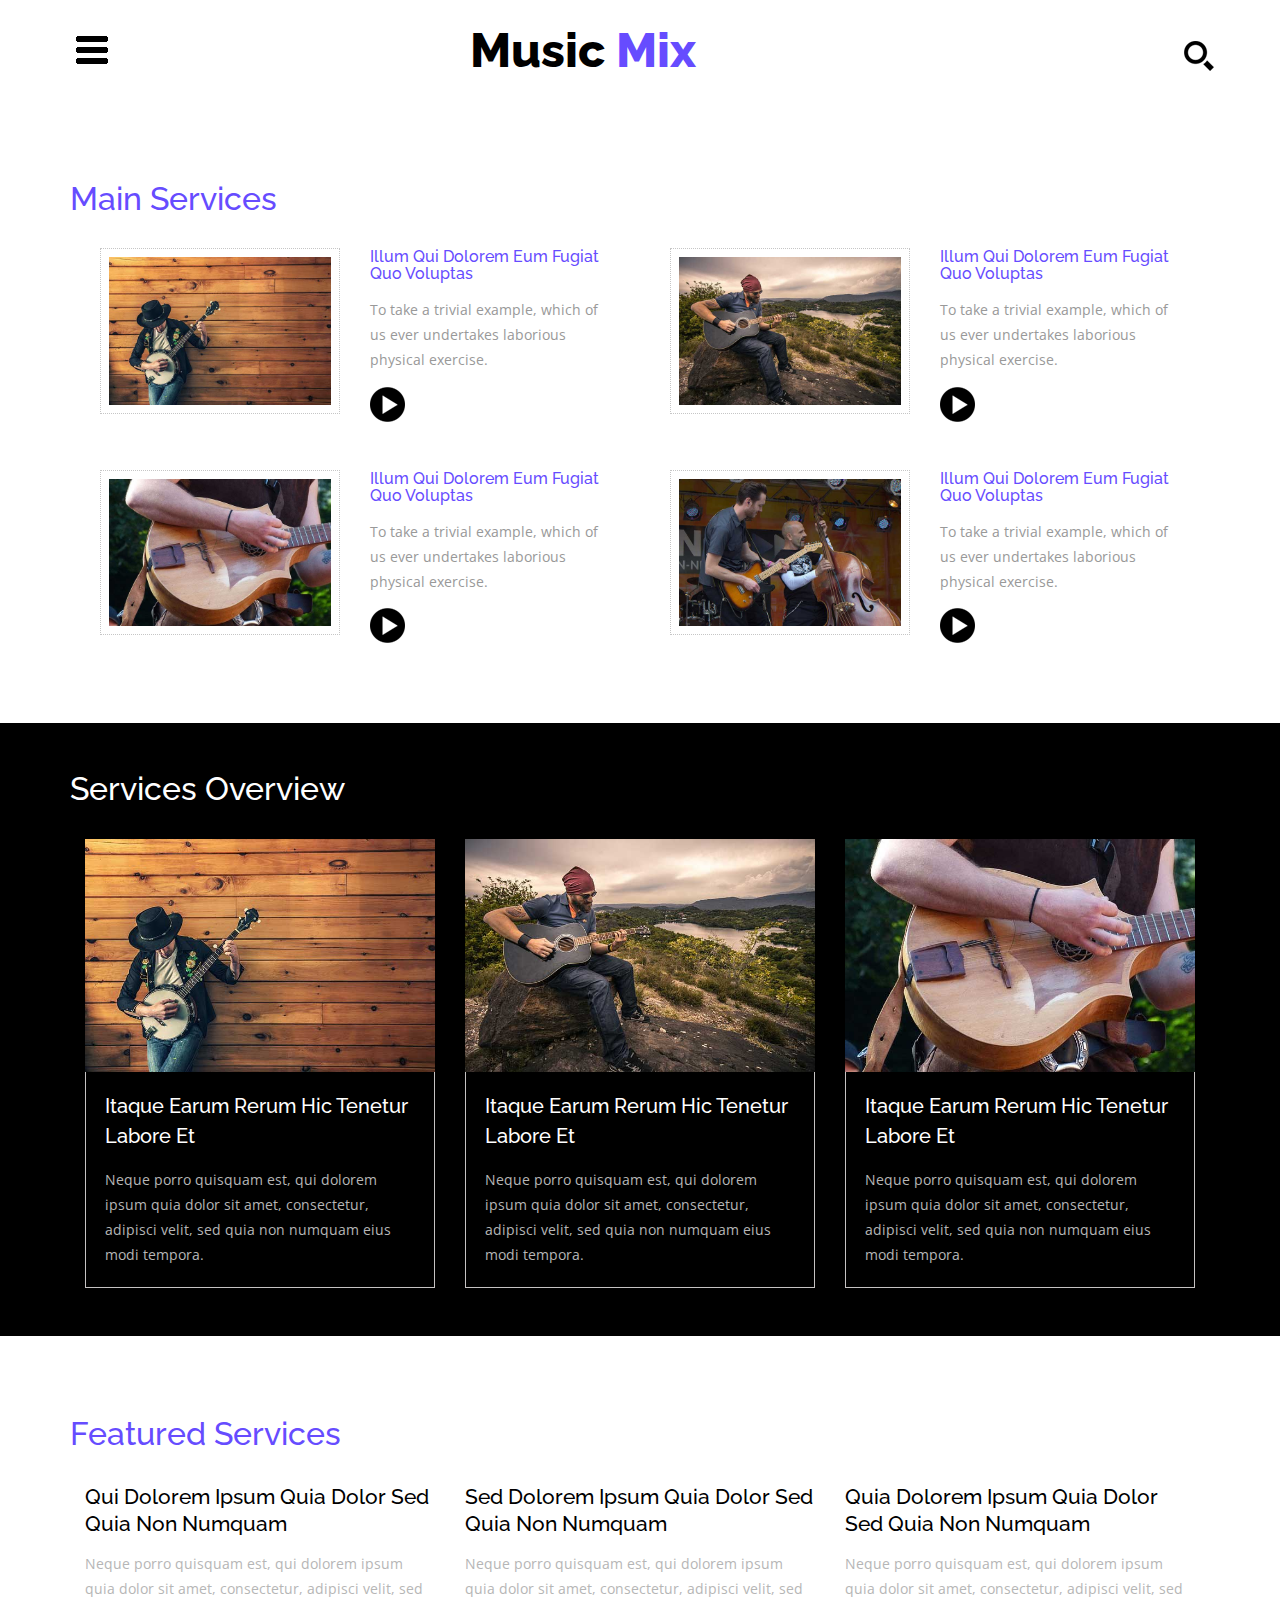
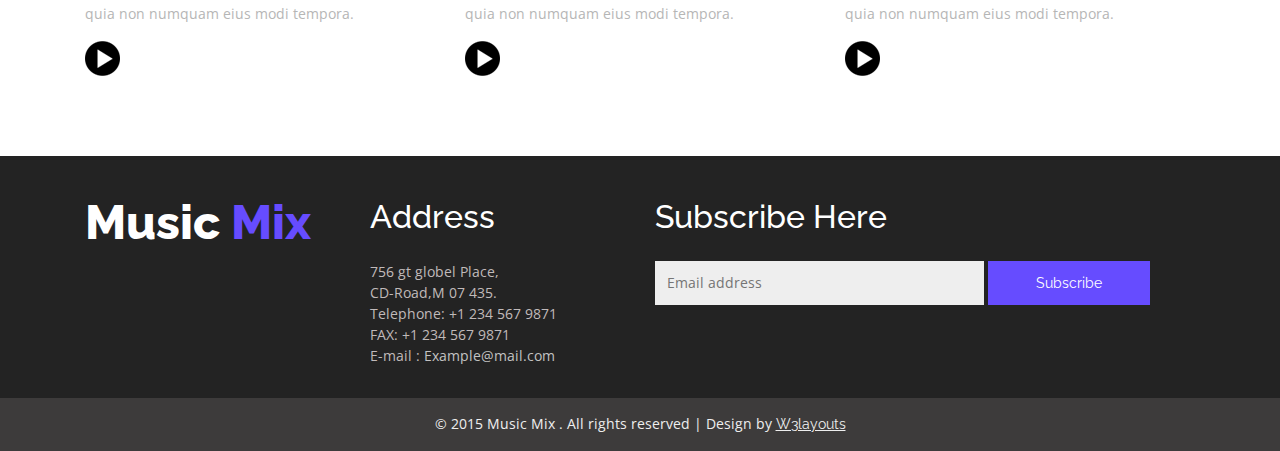
<file: services.html>
<!--
Author: W3layouts
Author URL: http://w3layouts.com
License: Creative Commons Attribution 3.0 Unported
License URL: http://creativecommons.org/licenses/by/3.0/
-->
<!DOCTYPE html>
<html>
<head>
<title>Music Mix a Music Web Templates Category Flat Bootstrap Responsive Website Template | Services :: w3layouts</title>
<!-- for-mobile-apps -->
<meta name="viewport" content="width=device-width, initial-scale=1">
<meta http-equiv="Content-Type" content="text/html; charset=utf-8" />
<meta name="keywords" content="Music Mix Responsive web template, Bootstrap Web Templates, Flat Web Templates, Android Compatible web template, 
Smartphone Compatible web template, free webdesigns for Nokia, Samsung, LG, SonyErricsson, Motorola web design" />
<script type="application/x-javascript"> addEventListener("load", function() { setTimeout(hideURLbar, 0); }, false);
		function hideURLbar(){ window.scrollTo(0,1); } </script>
<!-- //for-mobile-apps -->
<link href="css/bootstrap.css" rel="stylesheet" type="text/css" media="all" />
<link href="css/style.css" rel="stylesheet" type="text/css" media="all" />
<!-- js -->
<script src="js/jquery-1.11.1.min.js"></script>
<!-- //js -->
<!--script-->
	<script src="js/jquery.chocolat.js"></script>
		<link rel="stylesheet" href="css/chocolat.css" type="text/css" media="screen" charset="utf-8">
		<!--light-box-files-->
	<script type="text/javascript" charset="utf-8">
		$(function() {
			$('.asd a').Chocolat();
		});
	</script>
<!--script-->
<!-- menu -->
<link href="css/component.css" rel="stylesheet" type="text/css"  />
<!-- //menu -->
<link href='//fonts.googleapis.com/css?family=Open+Sans:300italic,400italic,600italic,700italic,800italic,400,300,600,700,800' rel='stylesheet' type='text/css'>
<link href='//fonts.googleapis.com/css?family=Raleway:400,100,200,300,500,600,700,800,900' rel='stylesheet' type='text/css'>
</head>	
<body class="cbp-spmenu-push">
<script>
  (function(i,s,o,g,r,a,m){i['GoogleAnalyticsObject']=r;i[r]=i[r]||function(){
  (i[r].q=i[r].q||[]).push(arguments)},i[r].l=1*new Date();a=s.createElement(o),
  m=s.getElementsByTagName(o)[0];a.async=1;a.src=g;m.parentNode.insertBefore(a,m)
  })(window,document,'script','//www.google-analytics.com/analytics.js','ga');
ga('create', 'UA-30027142-1', 'w3layouts.com');
  ga('send', 'pageview');
</script>
<!-- header -->
	<div class="header">
		<div class="container">
			<div class="top-nav">
					<nav class="cbp-spmenu cbp-spmenu-vertical cbp-spmenu-left" id="cbp-spmenu-s2">
						<h3>Menu</h3>
						<ul>
							<li><a href="index.html">Home</a></li>
							<li><a href="about.html">About Us</a></li>
							<li><a href="services.html">Services</a></li>
							<li><a href="typo.html">Typography</a></li>
							<li><a href="gallery.html">Gallery</a></li>
							<li><a href="index.html">Mail Us</a></li>
						</ul>
						<p>© 2015 Music Mix . Design by <a href="http://w3layouts.com/">W3layouts</a></p>
						<ul class="social-i">
							<li><a href="#" class="facebook"> </a></li>
							<li><a href="#" class="twitter"> </a></li>
							<li><a href="#" class="g"> </a></li>
							<li><a href="#" class="in"> </a></li>
						</ul>
					</nav>
					<div class="main buttonset">	
							<!-- Class "cbp-spmenu-open" gets applied to menu and "cbp-spmenu-push-toleft" or "cbp-spmenu-push-toright" to the body -->
							<button id="showRightPush"><img src="images/menu.png" alt=""/></button>
							<!--<span class="menu"></span>-->
					</div>
					<!-- Classie - class helper functions by @desandro https://github.com/desandro/classie -->
					<script src="js/classie.js"></script>
					<script>
					var menuRight = document.getElementById( 'cbp-spmenu-s2' ),
					showRightPush = document.getElementById( 'showRightPush' ),
					body = document.body;

					showRightPush.onclick = function() {
						classie.toggle( this, 'active' );
						classie.toggle( body, 'cbp-spmenu-push-toleft' );
						classie.toggle( menuRight, 'cbp-spmenu-open' );
						disableOther( 'showRightPush' );
					};

					function disableOther( button ) {
						if( button !== 'showRightPush' ) {
							classie.toggle( showRightPush, 'disabled' );
						}
					}
				 </script>
			</div>
			<div class="logo">
				<a href="index.html">Music <span>Mix</span></a>
			</div>
			<div class="search">
		 <!-- start search-->
				<div class="search-box">
					<div id="sb-search" class="sb-search">
						<form>
							<input class="sb-search-input" placeholder="Enter your search term..." type="search" name="search" id="search">
							<input class="sb-search-submit" type="submit" value="">
							<span class="sb-icon-search"> </span>
						</form>
					</div>
				</div>
					<!-- search-scripts -->
					<script src="js/classie.js"></script>
					<script src="js/uisearch.js"></script>
						<script>
							new UISearch( document.getElementById( 'sb-search' ) );
						</script>
					<!-- //search-scripts -->
			</div>
			<div class="clearfix"> </div>
		</div>
	</div>
<!-- //header -->
<!-- services -->
	<div class="services">
		<div class="container">
			<h3>Main Services</h3>
			<div class="services-girds">
				<div class="col-md-6 services-gird">
					<div class="col-xs-6 services-gird-left asd">
						<a href="images/1.jpg" rel="title" class="b-link-stripe b-animate-go  thickbox">
							<img src="images/1.jpg" alt=" " class="img-responsive" />
						</a>
					</div>
					<div class="col-xs-6 services-gird-right">	
						<h4><a href="single.html">illum qui dolorem eum fugiat quo voluptas</a></h4>
						<p> To take a trivial example, which of us ever undertakes laborious physical 
							exercise.</p>
						<div class="more">
							<a href="single.html"> </a>
						</div>
					</div>
					<div class="clearfix"> </div>
				</div>
				<div class="col-md-6 services-gird">
					<div class="col-xs-6 services-gird-left asd">
						<a href="images/2.jpg" rel="title" class="b-link-stripe b-animate-go  thickbox">
							<img src="images/2.jpg" alt=" " class="img-responsive" />
						</a>
					</div>
					<div class="col-xs-6 services-gird-right">	
						<h4><a href="single.html">illum qui dolorem eum fugiat quo voluptas</a></h4>
						<p> To take a trivial example, which of us ever undertakes laborious physical 
							exercise.</p>
						<div class="more">
							<a href="single.html"> </a>
						</div>
					</div>
					<div class="clearfix"> </div>
				</div>
				<div class="clearfix"> </div>
			</div>
			<div class="services-girds">
				<div class="col-md-6 services-gird">
					<div class="col-xs-6 services-gird-left asd">
						<a href="images/3.jpg" rel="title" class="b-link-stripe b-animate-go  thickbox">
							<img src="images/3.jpg" alt=" " class="img-responsive" />
						</a>
					</div>
					<div class="col-xs-6 services-gird-right">	
						<h4><a href="single.html">illum qui dolorem eum fugiat quo voluptas</a></h4>
						<p> To take a trivial example, which of us ever undertakes laborious physical 
							exercise.</p>
						<div class="more">
							<a href="single.html"> </a>
						</div>
					</div>
					<div class="clearfix"> </div>
				</div>
				<div class="col-md-6 services-gird">
					<div class="col-xs-6 services-gird-left asd">
						<a href="images/4.jpg" rel="title" class="b-link-stripe b-animate-go  thickbox">
							<img src="images/4.jpg" alt=" " class="img-responsive" />
						</a>
					</div>
					<div class="col-xs-6 services-gird-right">	
						<h4><a href="single.html">illum qui dolorem eum fugiat quo voluptas</a></h4>
						<p> To take a trivial example, which of us ever undertakes laborious physical 
							exercise.</p>
						<div class="more">
							<a href="single.html"> </a>
						</div>
					</div>
					<div class="clearfix"> </div>
				</div>
				<div class="clearfix"> </div>
			</div>
		</div>
	</div>
	<div class="service1">
		<div class="container">
			<h3>Services Overview</h3>
				<div class="services-overview-grids">
					<div class="col-md-4 services-overview-grid">
						<div class="services-overview-grd asd">
							<a href="images/1.jpg" rel="title" class="b-link-stripe b-animate-go  thickbox">
								<img src="images/1.jpg" alt=" " class="img-responsive" />
							</a>
							<div class="services-overview-gd">
								<h4>Itaque earum rerum hic tenetur labore et</h4>
								<p>Neque porro quisquam est, qui dolorem ipsum quia dolor 
									sit amet, consectetur, adipisci velit, sed quia non numquam 
									eius modi tempora.</p>
							</div>
						</div>
					</div>
					<div class="col-md-4 services-overview-grid">
						<div class="services-overview-grd asd">
							<a href="images/2.jpg" rel="title" class="b-link-stripe b-animate-go  thickbox">
								<img src="images/2.jpg" alt=" " class="img-responsive" />
							</a>
							<div class="services-overview-gd">
								<h4>Itaque earum rerum hic tenetur labore et</h4>
								<p>Neque porro quisquam est, qui dolorem ipsum quia dolor 
									sit amet, consectetur, adipisci velit, sed quia non numquam 
									eius modi tempora.</p>
							</div>
						</div>
					</div>
					<div class="col-md-4 services-overview-grid">
						<div class="services-overview-grd asd">
							<a href="images/3.jpg" rel="title" class="b-link-stripe b-animate-go  thickbox">
								<img src="images/3.jpg" alt=" " class="img-responsive" />
							</a>
							<div class="services-overview-gd">
								<h4>Itaque earum rerum hic tenetur labore et</h4>
								<p>Neque porro quisquam est, qui dolorem ipsum quia dolor 
									sit amet, consectetur, adipisci velit, sed quia non numquam 
									eius modi tempora.</p>
							</div>
						</div>
					</div>
					<div class="clearfix"> </div>
				</div>
		</div>
	</div>
	<div class="featured-services">
		<div class="container">
			<h3>Featured Services</h3>
			<div class="featured-services-grids">
				<div class="col-md-4 featured-services-grid">
					<h4>qui dolorem ipsum quia dolor sed quia non numquam </h4>
					<p>Neque porro quisquam est, qui dolorem ipsum quia dolor 
						sit amet, consectetur, adipisci velit, sed quia non numquam 
						eius modi tempora.</p>
					<div class="more">
						<a href="single.html"> </a>
					</div>
				</div>
				<div class="col-md-4 featured-services-grid">
					<h4>sed dolorem ipsum quia dolor sed quia non numquam </h4>
					<p>Neque porro quisquam est, qui dolorem ipsum quia dolor 
						sit amet, consectetur, adipisci velit, sed quia non numquam 
						eius modi tempora.</p>
					<div class="more">
						<a href="single.html"> </a>
					</div>
				</div>
				<div class="col-md-4 featured-services-grid">
					<h4>quia dolorem ipsum quia dolor sed quia non numquam </h4>
					<p>Neque porro quisquam est, qui dolorem ipsum quia dolor 
						sit amet, consectetur, adipisci velit, sed quia non numquam 
						eius modi tempora.</p>
					<div class="more">
						<a href="single.html"> </a>
					</div>
				</div>
				<div class="clearfix"> </div>
			</div>
		</div>
	</div>
<!-- //services -->
<!-- footer -->
	<div class="footer">
		<!-- container -->
		<div class="container">
			<div class="footer-top">
					<div class="footer-grids">
						<div class="col-md-3 footer-logo">
							<a href="index.html">Music <span>Mix</span></a>
						</div>
						<div class="col-md-3 f-address">
							<h5>Address</h5>
							<ul>
								<li>756 gt globel Place,</li>
								<li>CD-Road,M 07 435.</li>
								<li>Telephone: +1 234 567 9871</li>
								<li>FAX: +1 234 567 9871</li>
								<li>E-mail : <a href="mailto:example@email.com">Example@mail.com</a></li>
						</ul></div>
						<div class="col-md-6 f-address f-contact">
							<h5>Subscribe Here</h5>
							<form>
								<input type="text" placeholder="Email address" required="">
								<input type="submit" value="Subscribe">
							</form>
						</div>
						<div class="clearfix"> </div>
					</div>
			</div>
		</div>
		<!-- //container -->
		<div class="footer-bottom">
			<div class="copyright">
				<p> © 2015 Music Mix . All rights reserved | Design by <a href="http://w3layouts.com/">W3layouts</a></p>
			</div>
		</div>
	</div>
<!-- //footer -->
</body>
</html>
</file>
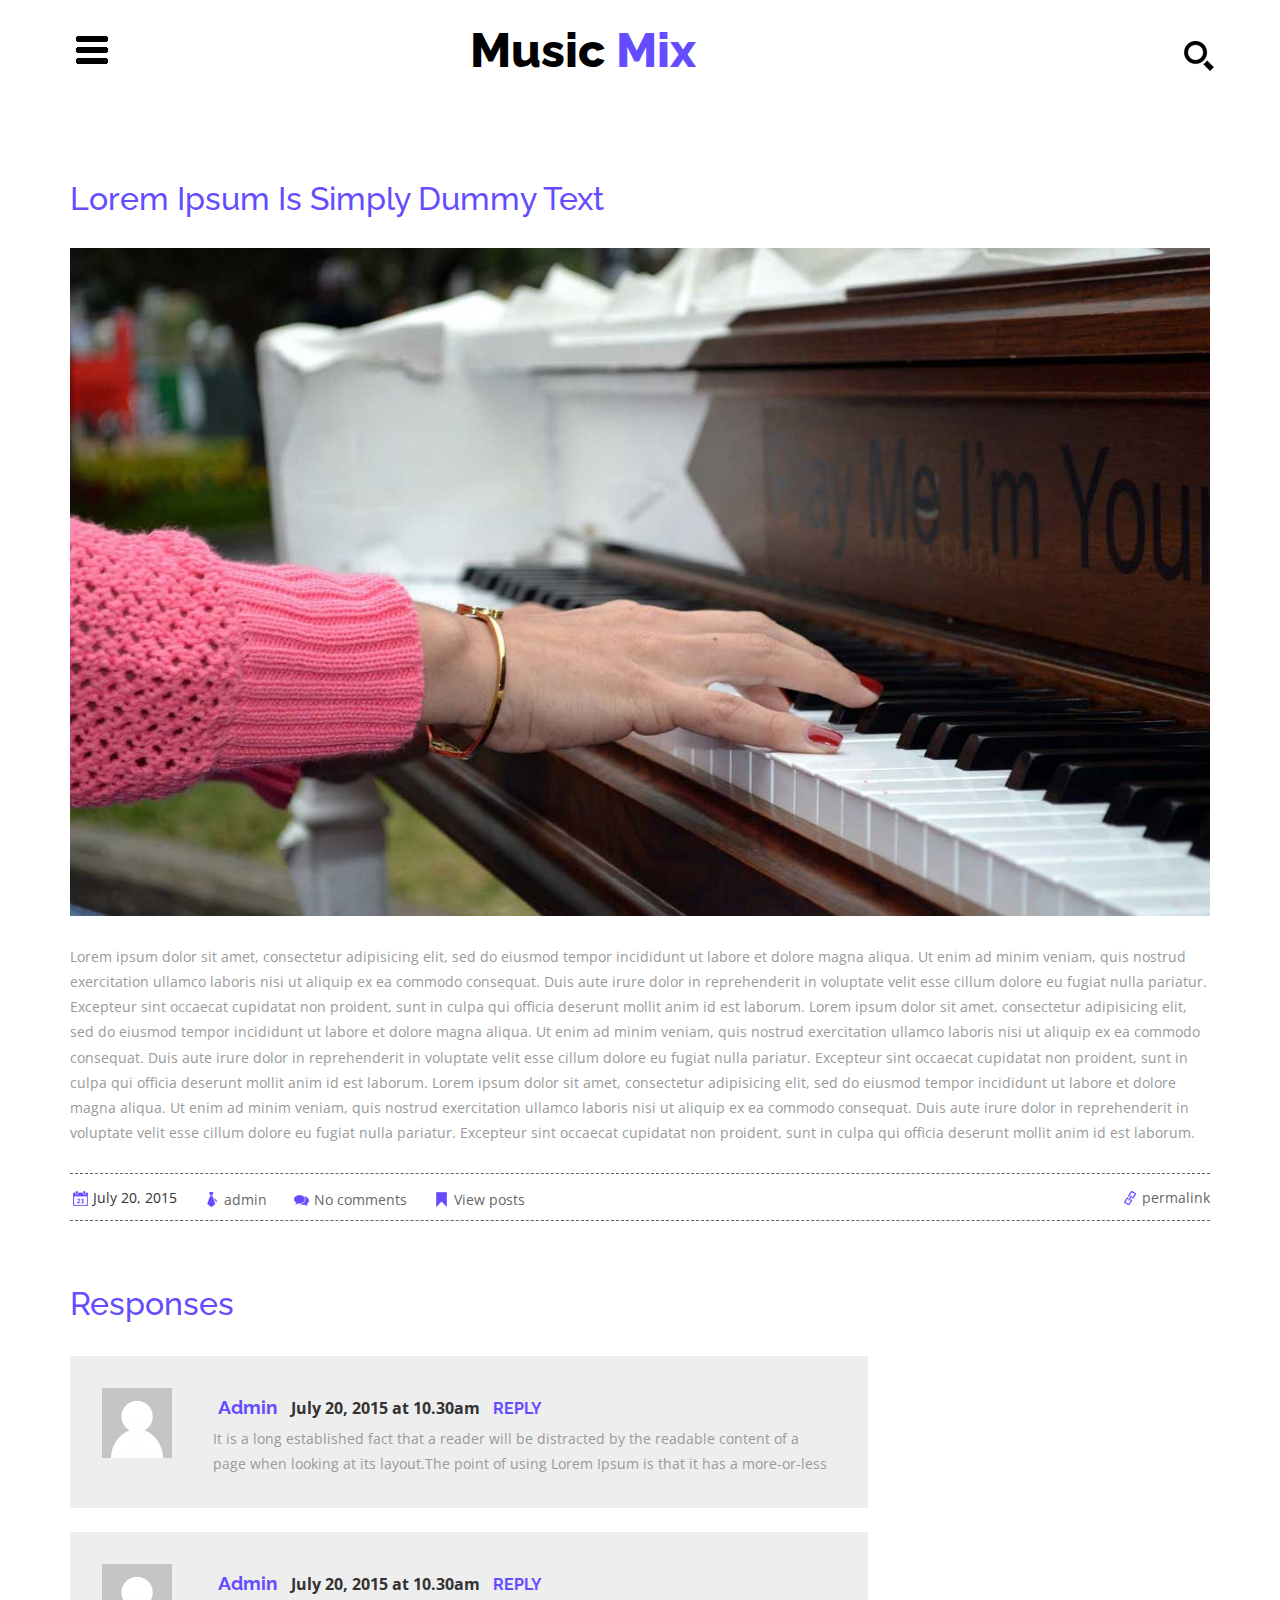
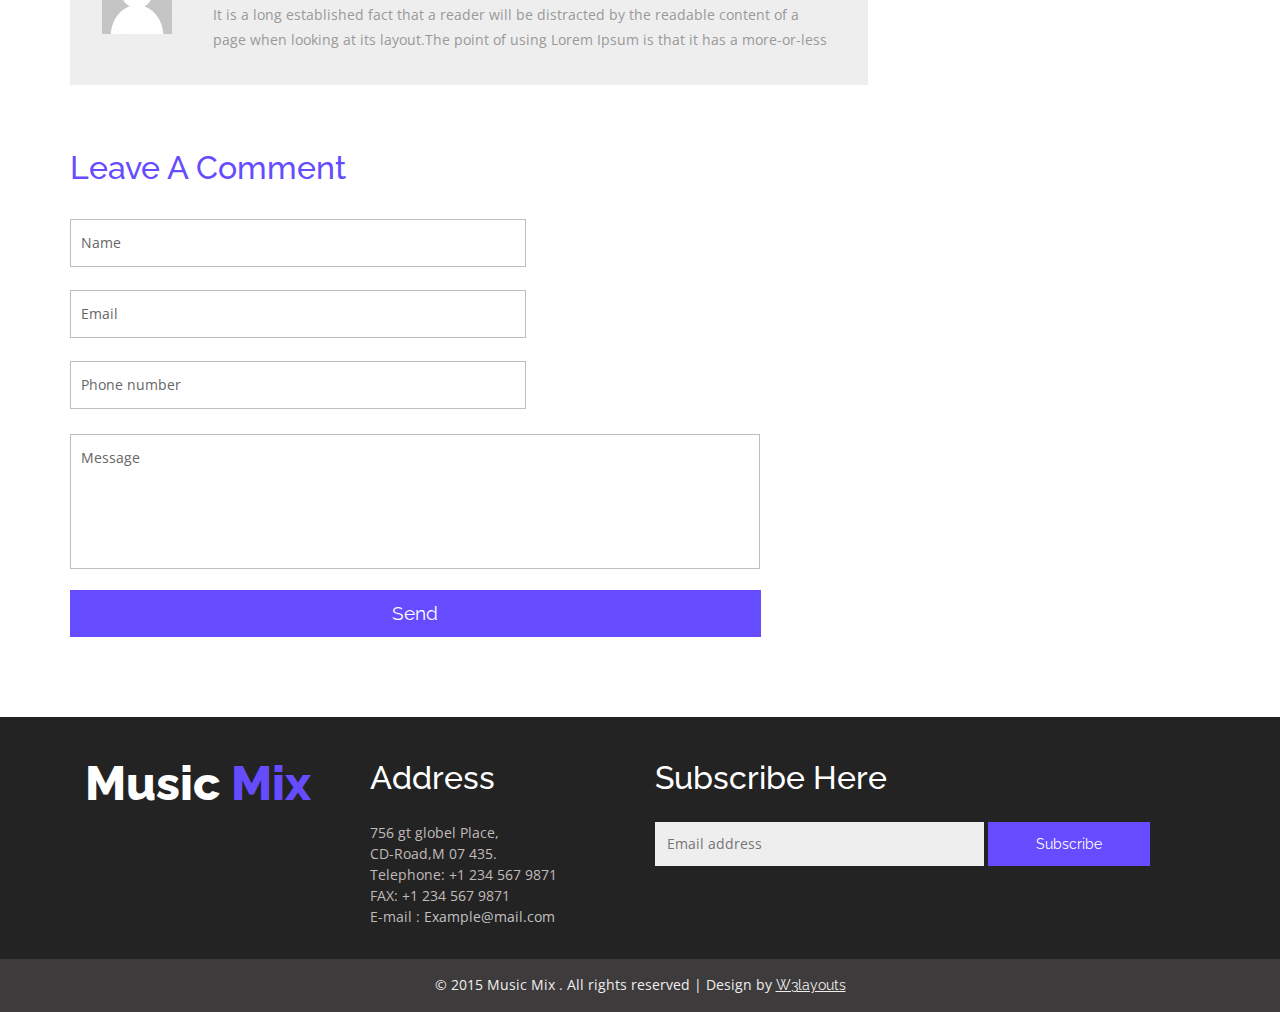
<file: single.html>
<!--
Author: W3layouts
Author URL: http://w3layouts.com
License: Creative Commons Attribution 3.0 Unported
License URL: http://creativecommons.org/licenses/by/3.0/
-->
<!DOCTYPE html>
<html>
<head>
<title>Music Mix a Music Web Templates Category Flat Bootstrap Responsive Website Template | Single Page :: w3layouts</title>
<!-- for-mobile-apps -->
<meta name="viewport" content="width=device-width, initial-scale=1">
<meta http-equiv="Content-Type" content="text/html; charset=utf-8" />
<meta name="keywords" content="Music Mix Responsive web template, Bootstrap Web Templates, Flat Web Templates, Android Compatible web template, 
Smartphone Compatible web template, free webdesigns for Nokia, Samsung, LG, SonyErricsson, Motorola web design" />
<script type="application/x-javascript"> addEventListener("load", function() { setTimeout(hideURLbar, 0); }, false);
		function hideURLbar(){ window.scrollTo(0,1); } </script>
<!-- //for-mobile-apps -->
<link href="css/bootstrap.css" rel="stylesheet" type="text/css" media="all" />
<link href="css/style.css" rel="stylesheet" type="text/css" media="all" />
<!-- js -->
<script src="js/jquery-1.11.1.min.js"></script>
<!-- //js -->
<!--script-->
	<script src="js/jquery.chocolat.js"></script>
		<link rel="stylesheet" href="css/chocolat.css" type="text/css" media="screen" charset="utf-8">
		<!--light-box-files-->
	<script type="text/javascript" charset="utf-8">
		$(function() {
			$('.asd a').Chocolat();
		});
	</script>
<!--script-->
<!-- menu -->
<link href="css/component.css" rel="stylesheet" type="text/css"  />
<!-- //menu -->
<link href='//fonts.googleapis.com/css?family=Open+Sans:300italic,400italic,600italic,700italic,800italic,400,300,600,700,800' rel='stylesheet' type='text/css'>
<link href='//fonts.googleapis.com/css?family=Raleway:400,100,200,300,500,600,700,800,900' rel='stylesheet' type='text/css'>
</head>	
<body class="cbp-spmenu-push">
<script>
  (function(i,s,o,g,r,a,m){i['GoogleAnalyticsObject']=r;i[r]=i[r]||function(){
  (i[r].q=i[r].q||[]).push(arguments)},i[r].l=1*new Date();a=s.createElement(o),
  m=s.getElementsByTagName(o)[0];a.async=1;a.src=g;m.parentNode.insertBefore(a,m)
  })(window,document,'script','//www.google-analytics.com/analytics.js','ga');
ga('create', 'UA-30027142-1', 'w3layouts.com');
  ga('send', 'pageview');
</script>
<!-- header -->
	<div class="header">
		<div class="container">
			<div class="top-nav">
					<nav class="cbp-spmenu cbp-spmenu-vertical cbp-spmenu-left" id="cbp-spmenu-s2">
						<h3>Menu</h3>
						<ul>
							<li><a href="index.html">Home</a></li>
							<li><a href="about.html">About Us</a></li>
							<li><a href="services.html">Services</a></li>
							<li><a href="typo.html">Typography</a></li>
							<li><a href="gallery.html">Gallery</a></li>
							<li><a href="index.html">Mail Us</a></li>
						</ul>
						<p>© 2015 Music Mix . Design by <a href="http://w3layouts.com/">W3layouts</a></p>
						<ul class="social-i">
							<li><a href="#" class="facebook"> </a></li>
							<li><a href="#" class="twitter"> </a></li>
							<li><a href="#" class="g"> </a></li>
							<li><a href="#" class="in"> </a></li>
						</ul>
					</nav>
					<div class="main buttonset">	
							<!-- Class "cbp-spmenu-open" gets applied to menu and "cbp-spmenu-push-toleft" or "cbp-spmenu-push-toright" to the body -->
							<button id="showRightPush"><img src="images/menu.png" alt=""/></button>
							<!--<span class="menu"></span>-->
					</div>
					<!-- Classie - class helper functions by @desandro https://github.com/desandro/classie -->
					<script src="js/classie.js"></script>
					<script>
					var menuRight = document.getElementById( 'cbp-spmenu-s2' ),
					showRightPush = document.getElementById( 'showRightPush' ),
					body = document.body;

					showRightPush.onclick = function() {
						classie.toggle( this, 'active' );
						classie.toggle( body, 'cbp-spmenu-push-toleft' );
						classie.toggle( menuRight, 'cbp-spmenu-open' );
						disableOther( 'showRightPush' );
					};

					function disableOther( button ) {
						if( button !== 'showRightPush' ) {
							classie.toggle( showRightPush, 'disabled' );
						}
					}
				 </script>
			</div>
			<div class="logo">
				<a href="index.html">Music <span>Mix</span></a>
			</div>
			<div class="search">
		 <!-- start search-->
				<div class="search-box">
					<div id="sb-search" class="sb-search">
						<form>
							<input class="sb-search-input" placeholder="Enter your search term..." type="search" name="search" id="search">
							<input class="sb-search-submit" type="submit" value="">
							<span class="sb-icon-search"> </span>
						</form>
					</div>
				</div>
					<!-- search-scripts -->
					<script src="js/classie.js"></script>
					<script src="js/uisearch.js"></script>
						<script>
							new UISearch( document.getElementById( 'sb-search' ) );
						</script>
					<!-- //search-scripts -->
			</div>
			<div class="clearfix"> </div>
		</div>
	</div>
<!-- //header -->
<!-- single -->
	<div class="single-page-artical">
	<div class="container">
		<div class="artical-content">
			<h3>Lorem Ipsum is simply dummy text</h3>
			<img class="img-responsive" src="images/banner1.jpg" alt=" " />
			<p>Lorem ipsum dolor sit amet, consectetur adipisicing elit, sed do eiusmod tempor incididunt ut labore et dolore magna aliqua. Ut enim ad minim veniam, quis nostrud exercitation ullamco laboris nisi ut aliquip ex ea commodo consequat. Duis aute irure dolor in reprehenderit in voluptate velit esse cillum dolore eu fugiat nulla pariatur. Excepteur sint occaecat cupidatat non proident, sunt in culpa qui officia deserunt mollit anim id est laborum.
				 Lorem ipsum dolor sit amet, consectetur adipisicing elit, sed do eiusmod tempor incididunt ut labore et dolore magna aliqua. Ut enim ad minim veniam, quis nostrud exercitation ullamco laboris nisi ut aliquip ex ea commodo consequat. Duis aute irure dolor in reprehenderit in voluptate velit esse cillum dolore eu fugiat nulla pariatur. Excepteur sint occaecat cupidatat non proident, sunt in culpa qui officia deserunt mollit anim id est laborum.
				 Lorem ipsum dolor sit amet, consectetur adipisicing elit, sed do eiusmod tempor incididunt ut labore et dolore magna aliqua. Ut enim ad minim veniam, quis nostrud exercitation ullamco laboris nisi ut aliquip ex ea commodo consequat. Duis aute irure dolor in reprehenderit in voluptate velit esse cillum dolore eu fugiat nulla pariatur. Excepteur sint occaecat cupidatat non proident, sunt in culpa qui officia deserunt mollit anim id est laborum.</p>
		</div>
		<div class="artical-links">
			<ul>
				<li><small> </small><span>July 20, 2015</span></li>
				<li><a href="#"><small class="admin"> </small><span>admin</span></a></li>
				<li><a href="#"><small class="no"> </small><span>No comments</span></a></li>
				<li><a href="#"><small class="posts"> </small><span>View posts</span></a></li>
				<li><a href="#"><small class="link"> </small><span>permalink</span></a></li>
			</ul>
		</div>
		<div class="comment-grid-top">
			<h3>Responses</h3>
			<div class="comments-top-top">
				<div class="top-comment-left">
					<a href="#"><img class="img-responsive" src="images/co.png" alt=""></a>
				</div>
				<div class="top-comment-right">
					<ul>
						<li><span class="left-at"><a href="#">Admin</a></span></li>
						<li><span class="right-at">July 20, 2015 at 10.30am</span></li>
						<li><a class="reply" href="#">REPLY</a></li>
					</ul>
				<p>It is a long established fact that a reader will be distracted by the readable content of a page when looking at its layout.The point of using Lorem Ipsum is that it has a more-or-less </p>
				</div>
				<div class="clearfix"> </div>
			</div>
			<div class="comments-top-top top-grid-comment">
				<div class="top-comment-left">
					<a href="#"><img class="img-responsive" src="images/co.png" alt=""></a>
				</div>
				<div class="top-comment-right">
					<ul>
						<li><span class="left-at"><a href="#">Admin</a></li>
						<li><span class="right-at">July 20, 2015 at 10.30am</span></li>
						<li><a class="reply" href="#">REPLY</a></li>
					</ul>
				<p>It is a long established fact that a reader will be distracted by the readable content of a page when looking at its layout.The point of using Lorem Ipsum is that it has a more-or-less </p>
				</div>
				<div class="clearfix"> </div>
			</div>
		</div>			
		<div class="artical-commentbox">
			<h3>leave a comment</h3>
			<div class="table-form">
				<form>
					<input type="text" class="textbox" value="Name" onfocus="this.value = '';" onblur="if (this.value == '') {this.value = 'Name';}">
					<input type="text" class="textbox" value="Email" onfocus="this.value = '';" onblur="if (this.value == '') {this.value = 'Email';}">
					<input type="text" class="textbox" value="Phone number" onfocus="this.value = '';" onblur="if (this.value == '') {this.value = 'Phone number';}">
					<textarea value="Message:" onfocus="this.value = '';" onblur="if (this.value == '') {this.value = 'Message';}">Message</textarea>	
					<input type="submit" value="Send">
				</form>
			</div>
		</div>	
	</div>
	</div>
<!-- single -->
<!-- footer -->
	<div class="footer">
		<!-- container -->
		<div class="container">
			<div class="footer-top">
					<div class="footer-grids">
						<div class="col-md-3 footer-logo">
							<a href="index.html">Music <span>Mix</span></a>
						</div>
						<div class="col-md-3 f-address">
							<h5>Address</h5>
							<ul>
								<li>756 gt globel Place,</li>
								<li>CD-Road,M 07 435.</li>
								<li>Telephone: +1 234 567 9871</li>
								<li>FAX: +1 234 567 9871</li>
								<li>E-mail : <a href="mailto:example@email.com">Example@mail.com</a></li>
						</ul></div>
						<div class="col-md-6 f-address f-contact">
							<h5>Subscribe Here</h5>
							<form>
								<input type="text" placeholder="Email address" required="">
								<input type="submit" value="Subscribe">
							</form>
						</div>
						<div class="clearfix"> </div>
					</div>
			</div>
		</div>
		<!-- //container -->
		<div class="footer-bottom">
			<div class="copyright">
				<p> © 2015 Music Mix . All rights reserved | Design by <a href="http://w3layouts.com/">W3layouts</a></p>
			</div>
		</div>
	</div>
<!-- //footer -->
</body>
</html>
</file>
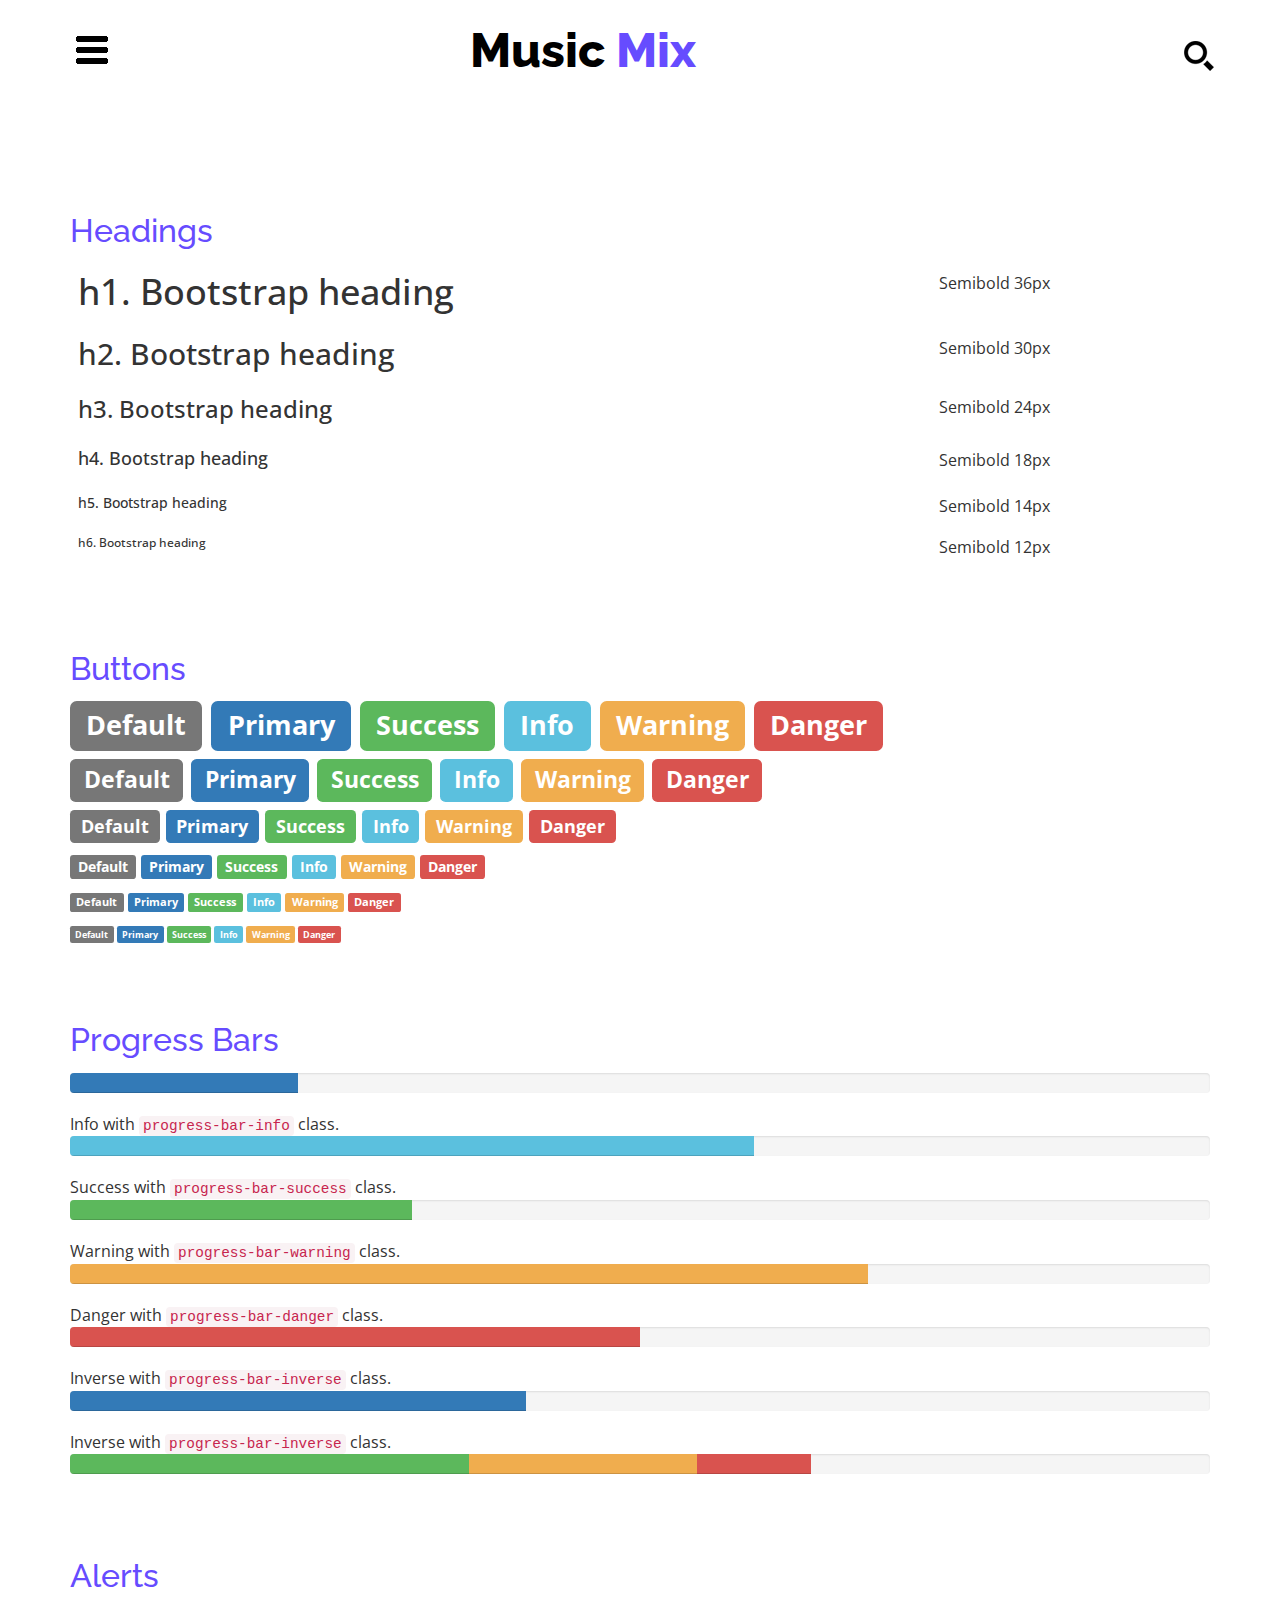
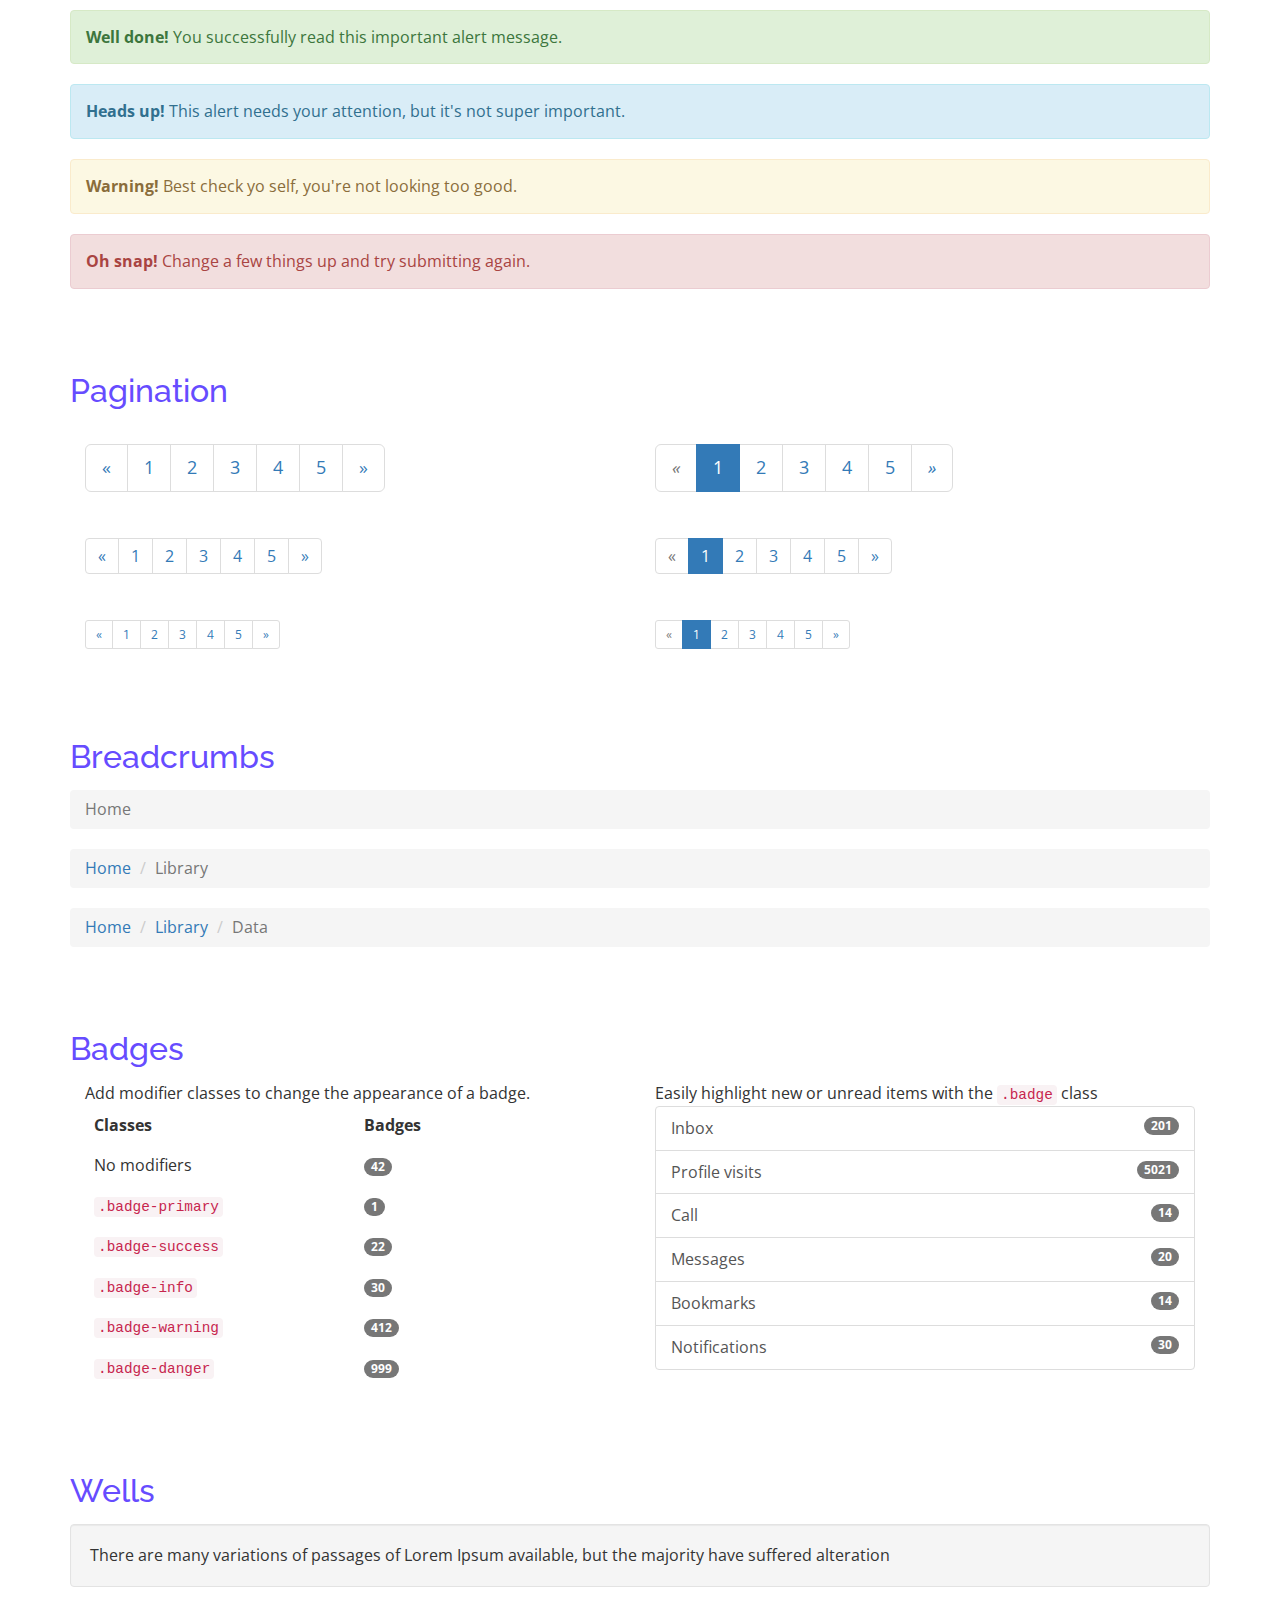
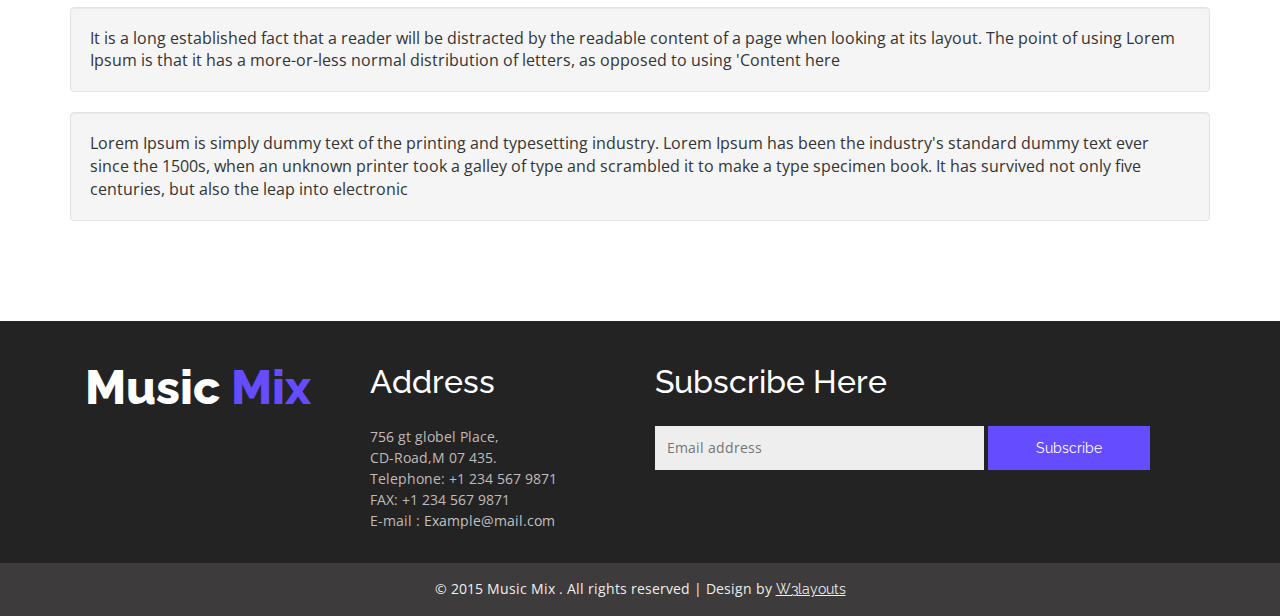
<file: typo.html>
<!--
Author: W3layouts
Author URL: http://w3layouts.com
License: Creative Commons Attribution 3.0 Unported
License URL: http://creativecommons.org/licenses/by/3.0/
-->
<!DOCTYPE html>
<html>
<head>
<title>Music Mix a Music Web Templates Category Flat Bootstrap Responsive Website Template | Typo :: w3layouts</title>
<!-- for-mobile-apps -->
<meta name="viewport" content="width=device-width, initial-scale=1">
<meta http-equiv="Content-Type" content="text/html; charset=utf-8" />
<meta name="keywords" content="Music Mix Responsive web template, Bootstrap Web Templates, Flat Web Templates, Android Compatible web template, 
Smartphone Compatible web template, free webdesigns for Nokia, Samsung, LG, SonyErricsson, Motorola web design" />
<script type="application/x-javascript"> addEventListener("load", function() { setTimeout(hideURLbar, 0); }, false);
		function hideURLbar(){ window.scrollTo(0,1); } </script>
<!-- //for-mobile-apps -->
<link href="css/bootstrap.css" rel="stylesheet" type="text/css" media="all" />
<link href="css/style.css" rel="stylesheet" type="text/css" media="all" />
<!-- js -->
<script src="js/jquery-1.11.1.min.js"></script>
<!-- //js -->
<!--script-->
	<script src="js/jquery.chocolat.js"></script>
		<link rel="stylesheet" href="css/chocolat.css" type="text/css" media="screen" charset="utf-8">
		<!--light-box-files-->
	<script type="text/javascript" charset="utf-8">
		$(function() {
			$('.asd a').Chocolat();
		});
	</script>
<!--script-->
<!-- menu -->
<link href="css/component.css" rel="stylesheet" type="text/css"  />
<!-- //menu -->
<link href='//fonts.googleapis.com/css?family=Open+Sans:300italic,400italic,600italic,700italic,800italic,400,300,600,700,800' rel='stylesheet' type='text/css'>
<link href='//fonts.googleapis.com/css?family=Raleway:400,100,200,300,500,600,700,800,900' rel='stylesheet' type='text/css'>
</head>	
<body class="cbp-spmenu-push">
<script>
  (function(i,s,o,g,r,a,m){i['GoogleAnalyticsObject']=r;i[r]=i[r]||function(){
  (i[r].q=i[r].q||[]).push(arguments)},i[r].l=1*new Date();a=s.createElement(o),
  m=s.getElementsByTagName(o)[0];a.async=1;a.src=g;m.parentNode.insertBefore(a,m)
  })(window,document,'script','//www.google-analytics.com/analytics.js','ga');
ga('create', 'UA-30027142-1', 'w3layouts.com');
  ga('send', 'pageview');
</script>
<!-- header -->
	<div class="header">
		<div class="container">
			<div class="top-nav">
					<nav class="cbp-spmenu cbp-spmenu-vertical cbp-spmenu-left" id="cbp-spmenu-s2">
						<h3>Menu</h3>
						<ul>
							<li><a href="index.html">Home</a></li>
							<li><a href="about.html">About Us</a></li>
							<li><a href="services.html">Services</a></li>
							<li><a href="typo.html">Typography</a></li>
							<li><a href="gallery.html">Gallery</a></li>
							<li><a href="index.html">Mail Us</a></li>
						</ul>
						<p>© 2015 Music Mix . Design by <a href="http://w3layouts.com/">W3layouts</a></p>
						<ul class="social-i">
							<li><a href="#" class="facebook"> </a></li>
							<li><a href="#" class="twitter"> </a></li>
							<li><a href="#" class="g"> </a></li>
							<li><a href="#" class="in"> </a></li>
						</ul>
					</nav>
					<div class="main buttonset">	
							<!-- Class "cbp-spmenu-open" gets applied to menu and "cbp-spmenu-push-toleft" or "cbp-spmenu-push-toright" to the body -->
							<button id="showRightPush"><img src="images/menu.png" alt=""/></button>
							<!--<span class="menu"></span>-->
					</div>
					<!-- Classie - class helper functions by @desandro https://github.com/desandro/classie -->
					<script src="js/classie.js"></script>
					<script>
					var menuRight = document.getElementById( 'cbp-spmenu-s2' ),
					showRightPush = document.getElementById( 'showRightPush' ),
					body = document.body;

					showRightPush.onclick = function() {
						classie.toggle( this, 'active' );
						classie.toggle( body, 'cbp-spmenu-push-toleft' );
						classie.toggle( menuRight, 'cbp-spmenu-open' );
						disableOther( 'showRightPush' );
					};

					function disableOther( button ) {
						if( button !== 'showRightPush' ) {
							classie.toggle( showRightPush, 'disabled' );
						}
					}
				 </script>
			</div>
			<div class="logo">
				<a href="index.html">Music <span>Mix</span></a>
			</div>
			<div class="search">
		 <!-- start search-->
				<div class="search-box">
					<div id="sb-search" class="sb-search">
						<form>
							<input class="sb-search-input" placeholder="Enter your search term..." type="search" name="search" id="search">
							<input class="sb-search-submit" type="submit" value="">
							<span class="sb-icon-search"> </span>
						</form>
					</div>
				</div>
					<!-- search-scripts -->
					<script src="js/classie.js"></script>
					<script src="js/uisearch.js"></script>
						<script>
							new UISearch( document.getElementById( 'sb-search' ) );
						</script>
					<!-- //search-scripts -->
			</div>
			<div class="clearfix"> </div>
		</div>
	</div>
<!-- //header -->
<!-- typo -->
	<div class="typo">
	<div class="container">
		<div class="headdings">
			<h3 class="ghj">Headings</h3>
			<div class="line minus3"> 
			</div>
				<div class="bs-example">
					<table class="table">
					  <tbody>
						<tr>
						  <td><h1 id="h1.-bootstrap-heading">h1. Bootstrap heading<a class="anchorjs-link" href="#h1.-bootstrap-heading"><span class="anchorjs-icon"></span></a></h1></td>
						  <td class="type-info">Semibold 36px</td>
						</tr>
						<tr>
						  <td><h2 id="h2.-bootstrap-heading">h2. Bootstrap heading<a class="anchorjs-link" href="#h2.-bootstrap-heading"><span class="anchorjs-icon"></span></a></h2></td>
						  <td class="type-info">Semibold 30px</td>
						</tr>
						<tr>
						  <td><h3 id="h3.-bootstrap-heading">h3. Bootstrap heading<a class="anchorjs-link" href="#h3.-bootstrap-heading"><span class="anchorjs-icon"></span></a></h3></td>
						  <td class="type-info">Semibold 24px</td>
						</tr>
						<tr>
						  <td><h4 id="h4.-bootstrap-heading">h4. Bootstrap heading<a class="anchorjs-link" href="#h4.-bootstrap-heading"><span class="anchorjs-icon"></span></a></h4></td>
						  <td class="type-info">Semibold 18px</td>
						</tr>
						<tr>
						  <td><h5 id="h5.-bootstrap-heading">h5. Bootstrap heading<a class="anchorjs-link" href="#h5.-bootstrap-heading"><span class="anchorjs-icon"></span></a></h5></td>
						  <td class="type-info">Semibold 14px</td>
						</tr>
						<tr>
						  <td><h6>h6. Bootstrap heading</h6></td>
						  <td class="type-info">Semibold 12px</td>
						</tr>
					  </tbody>
					</table>
				</div>
		</div>
		<div class="Buttons">
			<h3 class="ghj">Buttons</h3>
			<div class="line minus3"> 
			</div>
			  <h1>
				<a href="#"><span class="label label-default">Default</span></a>
				<a href="#"><span class="label label-primary">Primary</span></a>
				<a href="#"><span class="label label-success">Success</span></a>
				<a href="#"><span class="label label-info">Info</span></a>
				<a href="#"><span class="label label-warning">Warning</span></a>
				<a href="#"><span class="label label-danger">Danger</span></a>
			  </h1>
			  <h2>
				<a href="#"><span class="label label-default">Default</span></a>
				<a href="#"><span class="label label-primary">Primary</span></a>
				<a href="#"><span class="label label-success">Success</span></a>
				<a href="#"><span class="label label-info">Info</span></a>
				<a href="#"><span class="label label-warning">Warning</span></a>
				<a href="#"><span class="label label-danger">Danger</span></a>
			  </h2>
			  <h3>
				<a href="#"><span class="label label-default">Default</span></a>
				<a href="#"><span class="label label-primary">Primary</span></a>
				<a href="#"><span class="label label-success">Success</span></a>
				<a href="#"><span class="label label-info">Info</span></a>
				<a href="#"><span class="label label-warning">Warning</span></a>
				<a href="#"><span class="label label-danger">Danger</span></a>
			  </h3>
			  <h4>
				<a href="#"><span class="label label-default">Default</span></a>
				<a href="#"><span class="label label-primary">Primary</span></a>
				<a href="#"><span class="label label-success">Success</span></a>
				<a href="#"><span class="label label-info">Info</span></a>
				<a href="#"><span class="label label-warning">Warning</span></a>
				<a href="#"><span class="label label-danger">Danger</span></a>
			  </h4>
			  <h5>
				<a href="#"><span class="label label-default">Default</span></a>
				<a href="#"><span class="label label-primary">Primary</span></a>
				<a href="#"><span class="label label-success">Success</span></a>
				<a href="#"><span class="label label-info">Info</span></a>
				<a href="#"><span class="label label-warning">Warning</span></a>
				<a href="#"><span class="label label-danger">Danger</span></a>
			  </h5>
			  <h6>
				<a href="#"><span class="label label-default">Default</span></a>
				<a href="#"><span class="label label-primary">Primary</span></a>
				<a href="#"><span class="label label-success">Success</span></a>
				<a href="#"><span class="label label-info">Info</span></a>
				<a href="#"><span class="label label-warning">Warning</span></a>
				<a href="#"><span class="label label-danger">Danger</span></a>
			  </h6>
		</div>
		<div class="progress-bars">
		 <h3 class="ghj">Progress Bars</h3>
		 <div class="line minus3"> 
		</div>
			 <div class="tab-content">
				  <div class="tab-pane active" id="domprogress">
					  <div class="progress">    
						<div class="progress-bar progress-bar-primary" style="width: 20%"></div>
					  </div>
					  <p>Info with <code>progress-bar-info</code> class.</p>
					  <div class="progress">    
						<div class="progress-bar progress-bar-info" style="width: 60%"></div>
					  </div>
					  <p>Success with <code>progress-bar-success</code> class.</p>
					  <div class="progress">
						<div class="progress-bar progress-bar-success" style="width: 30%"></div>
					  </div>
					  <p>Warning with <code>progress-bar-warning</code> class.</p>
					  <div class="progress">
						<div class="progress-bar progress-bar-warning" style="width: 70%"></div>
					  </div>
					  <p>Danger with <code>progress-bar-danger</code> class.</p>
					  <div class="progress">
						<div class="progress-bar progress-bar-danger" style="width: 50%"></div>
					  </div>
					  <p>Inverse with <code>progress-bar-inverse</code> class.</p>
					  <div class="progress">
						<div class="progress-bar progress-bar-inverse" style="width: 40%"></div>
					  </div>
					   <p>Inverse with <code>progress-bar-inverse</code> class.</p>
					  <div class="progress">
						<div class="progress-bar progress-bar-success" style="width: 35%"><span class="sr-only">35% Complete (success)</span></div>
						<div class="progress-bar progress-bar-warning" style="width: 20%"><span class="sr-only">20% Complete (warning)</span></div>
						<div class="progress-bar progress-bar-danger" style="width: 10%"><span class="sr-only">10% Complete (danger)</span></div>
					  </div>
				</div>
		   </div>
		</div>
		<div class="alerts">
		  <h3 class="ghj">Alerts</h3>
		  <div class="line minus3"> 
			</div>
		   <div class="alert alert-success" role="alert">
			<strong>Well done!</strong> You successfully read this important alert message.
		   </div>
		   <div class="alert alert-info" role="alert">
			<strong>Heads up!</strong> This alert needs your attention, but it's not super important.
		   </div>
		   <div class="alert alert-warning" role="alert">
			<strong>Warning!</strong> Best check yo self, you're not looking too good.
		   </div>
		   <div class="alert alert-danger" role="alert">
			<strong>Oh snap!</strong> Change a few things up and try submitting again.
		   </div>
		</div>
		<div class="pagenatin">
			<h3 class="ghj">Pagination</h3>
			<div class="line minus3"> 
			</div>
				<div class="col-md-6">
				  <nav>
				  <ul class="pagination pagination-lg">
					<li><a href="#" aria-label="Previous"><span aria-hidden="true">«</span></a></li>
					<li><a href="#">1</a></li>
					<li><a href="#">2</a></li>
					<li><a href="#">3</a></li>
					<li><a href="#">4</a></li>
					<li><a href="#">5</a></li>
					<li><a href="#" aria-label="Next"><span aria-hidden="true">»</span></a></li>
				  </ul>
				  </nav>
				  <nav>
				  <ul class="pagination">
					<li><a href="#" aria-label="Previous"><span aria-hidden="true">«</span></a></li>
					<li><a href="#">1</a></li>
					<li><a href="#">2</a></li>
					<li><a href="#">3</a></li>
					<li><a href="#">4</a></li>
					<li><a href="#">5</a></li>
					<li><a href="#" aria-label="Next"><span aria-hidden="true">»</span></a></li>
				  </ul>
				  </nav>
				  <nav>
					<ul class="pagination pagination-sm">
						<li><a href="#" aria-label="Previous"><span aria-hidden="true">«</span></a></li>
						<li><a href="#">1</a></li>
						<li><a href="#">2</a></li>
						<li><a href="#">3</a></li>
						<li><a href="#">4</a></li>
						<li><a href="#">5</a></li>
						<li><a href="#" aria-label="Next"><span aria-hidden="true">»</span></a></li>
					</ul>
				  </nav>
				</div>
				<div class="col-md-6">
					<nav>
						<ul class="pagination pagination-lg">
								<li class="disabled"><a href="#"><i class="fa fa-angle-left">«</i></a></li>
								<li class="active"><a href="#">1</a></li>
								<li><a href="#">2</a></li>
								<li><a href="#">3</a></li>
								<li><a href="#">4</a></li>
								<li><a href="#">5</a></li>
								<li><a href="#"><i class="fa fa-angle-right">»</i></a></li>
						</ul>
					</nav>
					<nav>
					  <ul class="pagination">
						<li class="disabled"><a href="#" aria-label="Previous"><span aria-hidden="true">«</span></a></li>
						<li class="active"><a href="#">1 <span class="sr-only">(current)</span></a></li>
						<li><a href="#">2</a></li>
						<li><a href="#">3</a></li>
						<li><a href="#">4</a></li>
						<li><a href="#">5</a></li>
						<li><a href="#" aria-label="Next"><span aria-hidden="true">»</span></a></li>
					 </ul>
					</nav>
					<nav>
						 <ul class="pagination pagination-sm">
							<li class="disabled"><a href="#"><i class="fa fa-angle-left"></i>«</a></li>
							<li class="active"><a href="#">1</a></li>
							<li><a href="#">2</a></li>
							<li><a href="#">3</a></li>
							<li><a href="#">4</a></li>
							<li><a href="#">5</a></li>
							<li><a href="#"><i class="fa fa-angle-right"></i>»</a></li>
						</ul>
					</nav>
				</div>
				<div class="clearfix"> </div>
		</div>
		<div class="bread-crumbs">
			<h3 class="ghj">Breadcrumbs</h3>
			<div class="line minus3"> 
			</div>
			   <ol class="breadcrumb">
			  <li class="active">Home</li>
			</ol>
			<ol class="breadcrumb">
			  <li><a href="#">Home</a></li>
			  <li class="active">Library</li>
			</ol>
			<ol class="breadcrumb">
			  <li><a href="#">Home</a></li>
			  <li><a href="#">Library</a></li>
			  <li class="active">Data</li>
			</ol>
		</div>
		<div class="appearance">
		 <h3 class="ghj">Badges</h3>
		 <div class="line minus3"> 
			</div>
			<div class="col-md-6">
				<p>Add modifier classes to change the appearance of a badge.</p>
				  <table class="table table-bordered">
					<thead>
						<tr>
							<th width="50%">Classes</th>
							<th width="50%">Badges</th>
						</tr>
					</thead>
					<tbody>
						<tr>
							<td>No modifiers</td>
							<td><span class="badge">42</span></td>
						</tr>
						<tr>
							<td><code>.badge-primary</code></td>
							<td><span class="badge badge-primary">1</span></td>
						</tr>
						<tr>
							<td><code>.badge-success</code></td>
							<td><span class="badge badge-success">22</span></td>
						</tr>
						<tr>
							<td><code>.badge-info</code></td>
							<td><span class="badge badge-info">30</span></td>
						</tr>
						<tr>
							<td><code>.badge-warning</code></td>
							<td><span class="badge badge-warning">412</span></td>
						</tr>
						<tr>
							<td><code>.badge-danger</code></td>
							<td><span class="badge badge-danger">999</span></td>
						</tr>
					</tbody>
				  </table>                    
			</div>
			<div class="col-md-6">
			  <p>Easily highlight new or unread items with the <code>.badge</code> class</p>
				<div class="list-group list-group-alternate"> 
					<a href="#" class="list-group-item"><span class="badge">201</span> <i class="ti ti-email"></i> Inbox </a> 
					<a href="#" class="list-group-item"><span class="badge badge-primary">5021</span> <i class="ti ti-eye"></i> Profile visits </a> 
					<a href="#" class="list-group-item"><span class="badge">14</span> <i class="ti ti-headphone-alt"></i> Call </a> 
					<a href="#" class="list-group-item"><span class="badge">20</span> <i class="ti ti-comments"></i> Messages </a> 
					<a href="#" class="list-group-item"><span class="badge badge-warning">14</span> <i class="ti ti-bookmark"></i> Bookmarks </a> 
					<a href="#" class="list-group-item"><span class="badge badge-danger">30</span> <i class="ti ti-bell"></i> Notifications </a> 
				</div>
			</div>
		   <div class="clearfix"> </div>
		</div>
		<div class="distracted">
		  <h3 class="ghj">Wells</h3>
		  <div class="line minus3"> 
			</div>
			   <div class="well">
				There are many variations of passages of Lorem Ipsum available, but the majority have suffered alteration
			   </div>
			   <div class="well">
				It is a long established fact that a reader will be distracted by the readable content of a page when looking at its layout. The point of using Lorem Ipsum is that it has a more-or-less normal distribution of letters, as opposed to using 'Content here
			   </div>
			   <div class="well">
				Lorem Ipsum is simply dummy text of the printing and typesetting industry. Lorem Ipsum has been the industry's standard dummy text ever since the 1500s, when an unknown printer took a galley of type and scrambled it to make a type specimen book. It has survived not only five centuries, but also the leap into electronic
			   </div>
		</div>
	</div>
	</div>
<!-- //typo -->
<!-- footer -->
	<div class="footer">
		<!-- container -->
		<div class="container">
			<div class="footer-top">
					<div class="footer-grids">
						<div class="col-md-3 footer-logo">
							<a href="index.html">Music <span>Mix</span></a>
						</div>
						<div class="col-md-3 f-address">
							<h5>Address</h5>
							<ul>
								<li>756 gt globel Place,</li>
								<li>CD-Road,M 07 435.</li>
								<li>Telephone: +1 234 567 9871</li>
								<li>FAX: +1 234 567 9871</li>
								<li>E-mail : <a href="mailto:example@email.com">Example@mail.com</a></li>
						</ul></div>
						<div class="col-md-6 f-address f-contact">
							<h5>Subscribe Here</h5>
							<form>
								<input type="text" placeholder="Email address" required="">
								<input type="submit" value="Subscribe">
							</form>
						</div>
						<div class="clearfix"> </div>
					</div>
			</div>
		</div>
		<!-- //container -->
		<div class="footer-bottom">
			<div class="copyright">
				<p> © 2015 Music Mix . All rights reserved | Design by <a href="http://w3layouts.com/">W3layouts</a></p>
			</div>
		</div>
	</div>
<!-- //footer -->
</body>
</html>
</file>
<file: css/style.css>
/*--
Author: W3layouts
Author URL: http://w3layouts.com
License: Creative Commons Attribution 3.0 Unported
License URL: http://creativecommons.org/licenses/by/3.0/
--*/
html, body{
    font-size: 100%;
	background:	#fff;
	font-family: 'Open Sans', sans-serif !important;
}
body a{
	
}
h1,h2,h3,h4,h5,h6{
	margin:0 0 18px;			   
}
p{
	margin:0;
}
ul,label{
	margin:0;
	padding:0;
}
body a:hover{
	text-decoration:none;
}
/*-- header --*/
.top-nav{
	float:left;
	text-align: center;
	margin-top: 1em;
}
.top-nav p{
	margin:13em 0 1em;
	text-align:center;
	font-size:14px;
	color:#B5B5B5;
}
.top-nav p a{
	color:#fff;
	text-decoration:none;
	border-bottom: none;
    padding: 0;
	font-family: 'Raleway', sans-serif;
}
.top-nav p a:hover{
	color:#C2B9F5;
	background:none;
}
.social-i li{
	display:inline-block;
}
.social-i li a{
	border-bottom: none;
    padding: 0;
}
.social-i li a.facebook{
	background: url(../images/5.png) no-repeat -72px -10px;
    display: block;
    height: 40px;
    width: 40px;
}
.social-i li a.facebook:hover{
	background:  url(../images/5.png) no-repeat -8px -10px;
	display:block;
}
.social-i li a.twitter{
	background:url(../images/5.png) no-repeat -73px -59px;
    display: block;
    height: 40px;
    width: 40px;
}
.social-i li a.twitter:hover{
	background:url(../images/5.png) no-repeat -8px -59px;
	display:block;
}
.social-i li a.g{
	background:url(../images/5.png) no-repeat -73px -110px;
    display: block;
    height: 40px;
    width: 40px;
}
.social-i li a.g:hover{
	background:url(../images/5.png) no-repeat -8px -110px;
	display:block;
}
.social-i li a.in{
	background: url(../images/5.png) no-repeat -73px -160px;
    display: block;
    height: 40px;
    width: 40px;
}
.social-i li a.in:hover{
	background: url(../images/5.png) no-repeat -8px -160px;
	display:block;
}
.logo{
	float:left;
	margin:0 0 0 27em;
}
.logo a,.footer-logo a{
	display:block;
	font-size: 3em;
    font-weight:800;
	color:#000;
	text-decoration:none;
	font-family: 'Raleway', sans-serif;
}
.logo a span,.footer-logo a span{
	color:#664CFF;
}
.search{
	float:right;
	margin-top: .3em;
}
.welcome-grid-right {
    margin-top: 1em;
}
/*start search*/
.sb-search {
	position: absolute;
	right:222px;
	width: 0%;
	min-width: 50px;
	margin: 0;
	height: 70px;
	float: right;
	overflow: hidden;
	-webkit-transition: width 0.3s;
	-moz-transition: width 0.3s;
	transition: width 0.3s;
	-webkit-backface-visibility: hidden;
	background:none;
}
.sb-search-input {
	position: absolute;
	top: 13px;
	left: 1px;
	border: none;
	outline: none;
	background:#B5B1CD;
	width: 100%;
	height: 42px;
	margin: 0;
	z-index: 10;
	font-size: 13px;
	color:#fff;
	margin-left: 1em;
    padding-left: 1em;
}
.sb-search-input::-webkit-input-placeholder {
	color: #fff;
}
.sb-search-input:-moz-placeholder {
	color: #ffffff;
}
.sb-search-input::-moz-placeholder {
	color: #efb480;
}
.sb-search-input:-ms-input-placeholder {
	color: #ffffff;
}
.sb-icon-search,.sb-search-submit  {
	width: 50px;
	height: 70px;
	display: block;
	position: absolute;
	right: 0;
	top: 0;
	padding: 0;
	margin: 0;
	line-height: 85px;
	text-align: center;
	cursor: pointer;
}
.sb-search-submit {
	background:#fff url('../images/search.png') no-repeat 19px 20px;
	-ms-filter: "progid:DXImageTransform.Microsoft.Alpha(Opacity=0)"; /* IE 8 */
    filter: alpha(opacity=0); /* IE 5-7 */
    color: transparent;
	border: none;
	outline: none;
	z-index: -1;
	-webkit-appearance: none;
}
.sb-icon-search {
   background:#fff url('../images/search.png') no-repeat 19px 20px;
	z-index: 90;
}
/* Open state */
.sb-search.sb-search-open,.no-js .sb-search {
	width:30%;
}
.sb-search.sb-search-open .sb-icon-search,.no-js .sb-search .sb-icon-search {
	background: #c0c0c0 url('../images/img-sprite.png') no-repeat 0px 1px;
	color: #fff;
	z-index: 11;
}
.sb-search.sb-search-open .sb-search-submit,.no-js .sb-search .sb-search-submit {
	z-index: 90;
}
/*-- search-ends --*/
button#showRightPush {
    border: none;
    background: none;
	outline: none;
	z-index: 9;
	position: fixed;
}
.header {
    padding: 1em 0;
}
/*-- //header --*/
/*-- banner --*/
.banner1,.banner2,.banner3{
	min-height:750px;
}
.banner1{
	background:url(../images/banner.jpg) no-repeat 0px 0px;
	background-size:cover;
	-webkit-background-size:cover;
	-moz-background-size:cover;
	-o-background-size:cover;
	-ms-background-size:cover;
}
.banner2{
	background:url(../images/banner1.jpg) no-repeat 0px 0px;
	background-size:cover;
	-webkit-background-size:cover;
	-moz-background-size:cover;
	-o-background-size:cover;
	-ms-background-size:cover;
}
.banner3{
	background:url(../images/banner2.jpg) no-repeat 0px 0px;
	background-size:cover;
	-webkit-background-size:cover;
	-moz-background-size:cover;
	-o-background-size:cover;
	-ms-background-size:cover;
}
.banner-info {
    margin: 18em 0 0;
    width: 70%;
    background-color: rgba(102, 76, 255, 0.44);
    padding: 2em;
}
.banner-info p{
	font-size:20px;
	text-transform: capitalize;
	margin:0;
	color:#f5f5f5;
}
.banner-info h1{
	font-size: 4.5em;
    color:rgba(250, 250, 250, 0.75);
    margin: 0;
    font-family: 'Raleway', sans-serif;
    text-transform: capitalize;
    font-weight: 800;
}
.banner-info h1 span{
	display:block;
}
/*-- //banner --*/
/*-- welcome --*/
.welcome-grid-left img,.news-grid-left img{
	padding:.5em;
	border:1px dotted #5143A4;
}
.welcome-grid-right-grid{
	border:2px solid #5143A4;
	cursor: pointer;
}
.welcome-grid-right-gridl{
	float:left;
	width:20%;
	text-align:center;
}
.welcome-grid-right-grid:hover{
	border:2px solid #000;
}
.welcome-grid-right-grid:hover div.welcome-grid-right-gridl span{
	color:#000;
}
.welcome-grid-right-grid:hover div.welcome-grid-right-gridr{
	background:#000;
}
.welcome-grid-right-gridl span{
	font-size:2em;
	color:#5143A4;
	top: 17px;
}
.welcome-grid-right-gridr{
	float:right;
	width: 80%;
    padding: 1em;
	background:#5143A4;
}
.welcome-grid-right-gridr p{
	font-size:1.5em;
	color:#fff;
	font-family: 'Raleway', sans-serif;
	margin:0;
}
.welcome-grid-right-gridr p span{
	font-size:14px;
}
.welcome-grid-right-grid:nth-child(2){
	margin:1em 0;
}
.welcome-grid-right-grid:nth-child(4){
	margin:1em 0 0;
}
.dot{
	margin:0 0 2em;
}
.dot span{
		color:#664CFF;
		left: 9px;
}
p.who{
	margin:2em 0 0;
	color:#999;
	font-size:14px;
	line-height:1.8em;
}
/*-- //welcome --*/
/*-- footer --*/
.footer{
  background:#232323;
}
.footer-nav {
  float: left;
}
.footer-nav ul {
  padding: 0;
  margin: 0;
}
.footer-logo a{
	color:#fff;
}
.footer-nav ul li {
  display: inline-block;
  padding: 0 1.5em;
  border-right: solid 1px #939090;
  border-right-style: dashed;
}
.footer-nav ul li a {
  color: #C2C2C2;
  font-size: .9em;
  text-decoration: none;
}
.footer-nav ul li a:hover{
	color:#B1C8EA;
}
.footer-grids {
  padding: 2em 0;
}
.f-address h5 {
  color:#FFFFFF;
  margin: 0;
  font-size: 2em;
  line-height: 1.8em;
  font-family: 'Raleway', sans-serif;
}
.f-address ul {
  margin: 1em 0 0 0;
  padding: 0;
}
.f-address ul li {
    display: block;
    color:#C0BABA;
    font-size: 14px;
    line-height: 1.5em;
}
.f-address ul li a {
  color: #C2C2C2;
  text-decoration: none;
}
.f-address form {
  margin-top: 1em;
}
.f-address input[type="text"] {
  font-size: .9em;
  color: #C8C8C8;
  width: 61% !important;
  outline: none;
  border: none;
  background: #eeeeee;
  padding: .8em;
  -webkit-appearance: none;
}
.f-address input[type="submit"] {
  color: #FFF;
  background:#664CFF;
  font-size: .9em;
  width: 30% !important;
  border: none;
  outline: none;
  padding: .8em 2em;
  -webkit-appearance: none;
  font-family: 'Raleway', sans-serif;
  transition:.5s all;
  -webkit-transition:.5s all;
  -moz-transition:.5s all;
  -ms-transition:.5s all;
  -o-transition:.5s all;
}
.f-address input[type="submit"]:hover{
	background:#8E80E1;
}
.footer-bottom {
	padding: 1em 0;
    text-align: center;
    background-color:#3D3B3B;
}
.footer-nav ul li:nth-child(6) {
  border-right: none;
}
.copyright p {
  display: block;
  color:#EEEEEE;
  font-size: .9em;
  margin:0;
}
.copyright p a{
	color:#EEEEEE;
	text-decoration:underline;
	font-family: 'Raleway', sans-serif;
}
.copyright p a:hover{
	color:#fff;
}
/*-- footer --*/
/*-- news --*/
.news-grid-right p{
	font-size:1.5em;
	color:#664CFF;
	margin:0;
}
.news-grid-right p span{
	color:#000;
	font-family: 'Raleway', sans-serif;
}
.news-grid-right label{
	display:block;
	color: #000;
}	
p.fault{
	font-size:14px;
	color:#999;
	margin:1em 0 2em;
	line-height:1.8em;
	padding-left: 1em;
}
.mre{
	padding-left:1em;
}
/*-- //news --*/
/*-- contact --*/
.contact-grid ul{
	padding:0;
	margin:0;
}
.contact-grid ul li{
	list-style-type:none;
	margin:0 0 20px;
	font-size:16px;
	color:#9C9C9C;
}
.contact-grid ul li span {
  display: block;
  padding-left: 3em;
}
.glyphicon-map-marker {
  padding-right: 1em;
}
.glyphicon-map-marker,.glyphicon-phone,.glyphicon-envelope {
  padding-right: 0.5em;
  font-size: 2em;
  top: 16px;
}
.glyphicon-envelope {
  top: 10px !important;
}
.glyphicon-phone {
  top: 8px !important;
}
.contact-grid ul li a{
	color:#9C9C9C;
}
.contact-grid iframe{
	width:100%;
	min-height:500px;
}
.contact-grid input[type="text"],.contact-grid input[type="email"],.contact-grid textarea{
	outline: none;
	border: 1px solid #E0E0E0;
	background:none;
	color:#D6D5D5;
	font-size: 14px;
	padding:10px 10px;
	width: 100%;
}
.contact-grid input[type="email"]{
	margin:1em 0;
}
.contact-grid textarea{
	resize:none;
	min-height:170px;
	margin: 1em 0;
}
.contact-grid input[type="submit"]{
	outline:none;
	border:none;
	background:#664CFF;
	color:#fff;
	padding:14px 0px;
	width:100%;
	text-align:center;
	font-family: 'Raleway', sans-serif;
	font-size:16px;
	transition:.5s all;
	-webkit-transition:.5s all;
	-moz-transition:.5s all;
	-o-transition:.5s all;
	-ms-transition:.5s all;
}
.contact-grid input[type="submit"]:hover{
	background:#8E80E1;
}
/*-- //contact --*/
/*-- services --*/
.services,.featured-services,.gallery,.single-page-artical,.about,.welcome,.contact,.news,.about{
	padding:5em 0;
}
.services h3,.service1 h3,.featured-services h3,.artical-content h3,.gallery h3,.about h3,.welcome h3,.news h3,.contact-grid h3,.why-choose h3{
	font-size:2em;
	color:#664CFF;
	margin:0;
	font-family: 'Raleway', sans-serif;
	text-transform:capitalize;
}
.services-gird-right h4{
	text-transform:capitalize;
	font-size:1em;
	color:#d94a49;
	font-family: 'Raleway', sans-serif;
	margin:0;
}
.services-gird-right h4 a{
	color:#664CFF;
	text-decoration:none;
}
.services-gird-right h4 a:hover{
	color:#000;
	text-decoration:none;
}
.services-gird-right p{
	line-height:1.8em;
	color:#999;
	margin:1em 0;
	font-size:14px;
}
.services-gird-left img{
	padding:.5em;
	border:1px dotted #C6C6C6;
}
.more a{
	background:url(../images/1.png) no-repeat 0px 0px;
	display:block;
	width:35px;
	height:35px;
}
.more a:hover{
	background:url(../images/1-.png) no-repeat 0px 0px;
	display:block;
	width:35px;
	height:35px;
}
.services-girds:nth-child(2){
	margin:2em 0 3em;
}
.services-overview-grids,.featured-services-grids {
    margin: 2em 0 0;
}
.service1 {
    background-color: #000;
    padding: 3em 0;
}
.service1 h3 {
    color: #fff;
}
.services-overview-gd{
	padding:1.2em;
	border:1px solid #C5C2C2;
	border-top: none;
}
.services-overview-gd h4{
	font-size: 20px;
	color:#fff;
	margin: 0 0 0.8em;
	line-height: 1.5em;
	font-family: 'Raleway', sans-serif;
	text-transform: capitalize;
}
.services-overview-gd p{
	color:#B6B6B6;
	font-size:14px;
	margin:0;
	line-height: 1.8em;
}
.services-grd1-left {
  padding: 0 !important;
}
.featured-services-grid h4{
	font-size:1.3em;
	color:#000;
	margin:0;
	font-family: 'Raleway', sans-serif;
	text-transform:capitalize;
	line-height:1.3em;
}
.featured-services-grid p{
	color:#B6B6B6;
	font-size:14px;
	margin:1em 0;
	line-height: 1.8em;
}
/*-- //services --*/
/*-- typo --*/
.typo{
	padding:3em 0;
}
h3.ghj{
	color:#664CFF;
	font-family: 'Raleway', sans-serif;
	font-size: 2em;
	margin:0 0 0.5em;
}
.minus3 {
  width: 6% !important;
}
.table-bordered {
  border: 1px solid #FFF;
}
.table-bordered > thead > tr > th, .table-bordered > tbody > tr > th, .table-bordered > tfoot > tr > th, .table-bordered > thead > tr > td, .table-bordered > tbody > tr > td, .table-bordered > tfoot > tr > td {
  border: 1px solid #FFF;
}
.headdings,.Buttons,.progress-bars,.alerts,.bread-crumbs,.pagenatin,.appearance,.distracted{
	padding:2em 0;
}
.bs-example h1,.bs-example h2,.bs-example h3,.bs-example h4,.bs-example h5,.bs-example h6 {
  margin: 0 0 10px;
}
.table > thead > tr > th, .table > tbody > tr > th, .table > tfoot > tr > th, .table > thead > tr > td, .table > tbody > tr > td, .table > tfoot > tr > td {
  border-top: none !important;
}
.headdings {
  padding-top: 4em;
}
/*-- //typo --*/
/*-- gallery --*/
.gallery {
    background-color: #D8D8D8;
}
.gallery-grids {
    margin: 2em 0 0;
}
.gallery-grid{
	float:left;
	width:25%;
}
.gallery-grid img{
	padding:.5em;
	border:1px dotted #000;
}
/*-- //gallery --*/
/*-- about --*/
.about-grid h3{
	font-size: 1.5em;
	line-height: 1.5em;
	font-family: 'Raleway', sans-serif;
	color:#537bc4;
	margin:0 0 .7em;
}
.about-grid p{
	font-size: 14px;
    color: #999;
    margin: 0;
    padding: 2em;
    line-height: 1.7em;
    border: 1px solid #C0BEBE;
}
/*-- why-choose --*/
.why-choose{
	padding:0em 0 5em;
}
.why-choose-grid-hover{
	padding:15px;
	background:#000;
	text-transform: capitalize;
	text-align: center;
}
.why-choose-grd {
  padding: 0 !important;
}
.why-choose-grid-hover p{
	color:#fff;
	font-size:18px;
	font-family: 'Raleway', sans-serif;
	margin:0;
}
.why-choose-grd-right{
	margin:1.5em 0 0;
}
.why-choose-grds {
  border:1px solid #000000;
}
.why-choose-grd-right h4{
	color:#537bc4;
	font-family: 'Raleway', sans-serif;
	margin:0;
	font-size:20px;
	text-transform:capitalize;
	line-height: 1.5em;
}
.why-choose-grd-right p{
	color:#999;
	font-size:14px;
	margin:.5em 0 0;
	line-height:1.8em;
}
.why-choose-grids:nth-child(2){
	margin:2em 0;
}
/*-- //why-choose --*/
/*-- testimonials --*/
.testimonials{
	padding:4em 0 6em;
	background:url(../images/banner2.jpg) no-repeat 0px 0px;
	background-size:cover;
	-webkit-background-size:cover;
	-moz-background-size:cover;
	-o-background-size:cover;
	-ms-background-size:cover;
}
.testimonials h3{
	text-align: center;
	font-size: 2.5em;
	font-family: 'Raleway', sans-serif;
	color: #fff;
	margin: 0;
}
p.aut{
	color: #fff;
    font-size: 14px;
    margin: 0.5em auto 2em;
    line-height: 1.8em;
    text-align: center;
    width: 70%;
}
.testimonials-grid-left{
	float: left;
	width: 47%;
	text-align: right;
}
.testimonials-grid-right{
	float:right;
	width: 51%;
	margin: 1.8em 0 0;
}
.testimonials-grid-right p{
	color:#FFFFFF;
	font-size:18px;
	margin:0;
	font-family: 'Raleway', sans-serif;
}
.testimonials-grid-right p span{
	color:#C4BEE8;
}
/*------------------ Slider Part starts Here----------*/
#slider3,
#slider2,#slider4 {
  box-shadow: none;
  -moz-box-shadow: none;
  -webkit-box-shadow: none;
  margin: 0 auto;
}
.rslides_tabs {
  list-style: none;
  padding: 0;
  background: rgba(0,0,0,.25);
  box-shadow: 0 0 1px rgba(255,255,255,.3), inset 0 0 5px rgba(0,0,0,1.0);
  -moz-box-shadow: 0 0 1px rgba(255,255,255,.3), inset 0 0 5px rgba(0,0,0,1.0);
  -webkit-box-shadow: 0 0 1px rgba(255,255,255,.3), inset 0 0 5px rgba(0,0,0,1.0);
  font-size: 18px;
  list-style: none;
  margin: 0 auto 50px;
  max-width: 540px;
  padding: 10px 0;
  text-align: center;
  width: 100%;
}
.rslides_tabs li {
  display: inline;
  float: none;
  margin-right: 1px;
}
.rslides_tabs a {
  width: auto;
  line-height: 20px;
  padding: 9px 20px;
  height: auto;
  background: transparent;
  display: inline;
}
.rslides_tabs li:first-child {
  margin-left: 0;
}
.rslides_tabs .rslides_here a {
  background: rgba(255,255,255,.1);
  color: #fff;
  font-weight: bold;
}
.events {
  list-style: none;
}
.callbacks_container {
  position: relative;
  float: left;
  width: 100%;
}
.callbacks {
  position: relative;
  list-style: none;
  overflow: hidden;
  width: 100%;
  padding: 0;
  margin: 0;
}
.callbacks li {
  position: absolute;
  left: 0;
  top: 0;
}
.callbacks img {
  position: relative;
  z-index: 1;
  height: auto;
  border: 0;
}
.callbacks .caption {
	display: block;
	position: absolute;
	z-index: 2;
	font-size: 20px;
	text-shadow: none;
	color: #fff;
	left: 0;
	right: 0;
	padding: 10px 20px;
	margin: 0;
	max-width: none;
	top: 10%;
	text-align: center;
}
.callbacks_nav {
	position: absolute;
	-webkit-tap-highlight-color: rgba(0,0,0,0);
	    top:30%;
		left: 2%;
		opacity: 0.7;
		z-index: 3;
		text-indent: -9999px;
		overflow: hidden;
		text-decoration: none;
		height: 30px;
	width: 19px;
	background:transparent url("../images/img-sp.png") no-repeat -15px -7px;
}
.callbacks_nav:active {
	opacity: 1.0;
}
.callbacks_nav.next {
	left: auto;
	background:transparent url("../images/img-sp.png") no-repeat -40px -7px;
	right:2%;
}
#slider3-pager a ,#slider2-pager a,#slider4-pager a{
  display: inline-block;
}
#slider3-pager span,#slider2-pager span,#slider4-pager span{
  float: left;
}
#slider3-pager span,#slider2-pager span,#slider4-pager span{
	width:100px;
	height:15px;
	background:#fff;
	display:inline-block;
	border-radius:30em;
	opacity:0.6;
}
#slider3-pager .rslides_here a ,#slider2-pager .rslides_here a,#slider4-pager .rslides_here a{
  background: #FFF;
  border-radius:30em;
  opacity:1;
}
#slider3-pager a ,#slider2-pager a,#slider4-pager a{
  padding: 0;
}
#slider3-pager li,#slider4-pager li,#slider2-pager li,{
	display:inline-block;
}
.rslides {
  position: relative;
  list-style: none;
  overflow: hidden;
  padding: 0;
  margin: 0;
  width:100%;
}
.rslides li {
  -webkit-backface-visibility: hidden;
  position: absolute;
  display: none;
  left:0%;
  top: 0;
  width:100%;
}
.rslides li{
  position: relative;
  display: block;
  float: none;
}
.rslides img {
  height: auto;
  border: 0;
}
.callbacks_tabs{
	list-style: none;
	position: absolute;
	top:120.5%;
	z-index: 999;
	left: 48%;
	padding:0;
	margin: 0;
	border-radius: 5px;
}
.slider-top{
	text-align: center;
	padding:10em 0;
}
.slider-top h1{
	font-weight:700;
	font-size:48px;
	color:#010101;
}
.slider-top p{
	font-weight:400;
	font-size:20px;
	padding:1em 7em;
	color:#010101;
}
.slider-top ul.social-slide{
	display:inline-flex;
	margin: 0px;
	padding: 0px;
}
ul.social-slide li i{
	width:70px;
	height:74px;
	background:url(../images/backward.png)no-repeat;
	display: inline-block;
	margin:0px 15px;
}
ul.social-slide li i.win{
	background-position:-6px 0px;
}
ul.social-slide li i.android{
	background-position:-110px 0px;
}
ul.social-slide li i.mac{
	background-position:-215px 0px;
}
.callbacks_tabs li{
	display: inline-block;
	margin: 0;
}
@media screen and (max-width: 600px) {
  .callbacks_nav {
    top: 47%;
    }
}
/*----*/
.callbacks_tabs a{
 visibility: hidden;
}
.callbacks_tabs a:after {
  content: "\f111";
  font-size:0;
  font-family: FontAwesome;
  visibility: visible;
  display: block;
  height: 11px;
  width: 12px;
  display: inline-block;
  background:#fff;
  border-radius: 100%;
}
.callbacks_here a:after{
	background:#8E7013;
}
/*------------------ Slider Part ends Here----------*/
/*-- //about --*/
/*-- single --*/
.comment-grid-top {
    margin: 4em 0;
}
.artical-links{
	padding: 10px 0px;
	border:1px dashed rgba(0, 0, 0, 0.61);
	border-left: none;
	margin-top: 5px;
	border-right: none;
}
.artical-links ul li{
	display:inline-block;
}
.artical-links ul li:last-child{
	float:right;
}
.artical-links ul li a span{
	vertical-align:top;
}
.artical-links ul li small{
	background:url(../images/img-sprite.png)no-repeat -18px -90px;
	width: 20px;
	height: 20px;
	display: inline-block;
	margin-right:3px;
	vertical-align: middle;
}
.artical-links ul li small.admin{
	background-position:-48px -90px;
}
.artical-links ul li small.no{
	background-position:-74px -90px;
}
.artical-links ul li small.posts{
	background-position:-101px -90px;
}
.artical-links ul li small.link{
	background-position:-125px -90px;
}
.artical-links ul li a{
	color: #666;
	padding-left: 20px;
}
.artical-links ul li a:hover{
	text-decoration:underline;
}
.artical-content p {
	color: #999;
	font-size: 14px;
	line-height: 1.8em;
	margin:2em 0;
}
/*---comment-box----*/
.table-form{
	width:100%;
}
.table-form form input[type="text"]{
	border: 1px solid #BFBDBD;
	outline: none;
	padding: 13px 10px;
	margin-top: 23px;
	color: #666;
	overflow: hidden;
	width: 40%;
	display: block;	
	font-size: 14px;
	background:none;
}
.table-form textarea{
	padding:13px 10px;
	margin-top: 25px;
	outline:none;
	color:#666;
	border:1px solid #BFBDBD;
	width:60%;
	height:135px;
	resize: none;
	font-size: 14px;
	background:none;
}
.table-form input[type="submit"] {
	background: #664CFF;
	color: #fff;
	font-size: 1.2em;
	display: block;
	outline: none;
	border: none;
	padding:0.5em 16.79em;
	margin: 0.8em 0 0;
	font-family: 'Raleway', sans-serif;
}
.table-form input[type="submit"]:hover{
	background:#000;
	transition: 0.5s all;
	-webkit-transition: 0.5s all;
	-o-transition: 0.5s all;
	-moz-transition: 0.5s all;
	-ms-transition: 0.5s all;
}
.comment-grid-top h3,.artical-commentbox h3 {
	text-transform: capitalize;
	font-size: 2em;
	line-height: 1.2em;
	margin: 1em 0;
	color:#664CFF;
	font-family: 'Raleway', sans-serif;
}
.top-comment-left{
	float: left;
	width: 13%;
}
.top-comment-right{
	float: left;
	width:84%;
	margin-left:1em;
}
.top-comment-right ul{
	padding: 0;
	margin: 0;
}
.top-comment-right ul li {
	display: inline-block;
	color: #333;
	padding: 0.3em;
	font-weight: 700;
}
.top-comment-right ul li a{
	text-decoration: none;
	font-size: 1em;
    color:#664CFF;
	transition: 0.5s all;
	-webkit-transition: 0.5s all;
	-o-transition: 0.5s all;
	-moz-transition: 0.5s all;
	-ms-transition: 0.5s all;
	font-family: 'Raleway', sans-serif;
}
.top-comment-right ul li a:hover{
	color: #000;
}
.top-comment-right p {
  color: #999;
  font-size: 14px;
  margin: 0;
  line-height: 1.8em;
}
.top-comment-right ul li span.left-at{
	font-size: 1.2em;
}
.top-comment-right ul li span.right-at{
	font-size: 1em;
}
.comments-top-top {
	margin: 1.5em 0;
	background: #eee;
	padding: 2em;
	width: 70%;
}
.blog-top p {
	font-size: 1em;
	color: #fff;
	line-height: 1.8em;
	text-align: left;
	margin: 1em 0;
}
.artical-content img {
  width: 100%;
}
.artical-links ul li span {
  font-size: 14px;
  margin-top: 4px;
  display: inline-block;
}
.navbar-collapse {
  padding-right: 0;
  padding-left: 0;
}
.artical-content img {
    margin: 2em 0 0;
}
/*-- //single --*/
/*-----start-responsive-design------*/
@media (max-width:1440px){
	.logo {
		margin: 0 0 0 25em;
	}
	.sb-search {
		right: 150px;
	}
	.table-form textarea {
		width: 60.5%;
	}
	.top-nav p {
		margin: 8em 0 1em;
	}
}
@media (max-width: 1366px){
	.top-nav p {
		margin: 6em 0 1em;
	}
}
@media (max-width: 1280px){
	.sb-search {
		right: 65px;
	}
	.top-nav p {
		padding: 0 0em 0 2em;
	}
}
@media (max-width: 1024px){
	ul.social-i {
		padding-left: 0.8em;
	}
	.top-nav p {
		margin: 2em 0 1em;
	}
	.logo {
		margin: 0 0 0 21em;
	}
	.banner-info h1 {
		font-size: 3.5em;
	}
	.banner-info {
		margin: 12em 0 0;
		width: 65%;
	}
	.banner1, .banner2, .banner3 {
		min-height: 570px;
	}
	.services, .featured-services, .gallery, .single-page-artical, .about, .welcome, .contact, .news, .about {
		padding: 4em 0;
	}
	.welcome-grid-right-gridr p {
		font-size: 1em;
	}
	.welcome-grid-right {
		margin-top: 0.7em;
	}
	.news{
		padding:2em 0 !important;
	}
	.news-grid-left {
		padding: 0 !important;
	}
	p.fault {
		padding-left: 0em;
	}
	.mre {
		padding-left: 0em;
	}
	.welcome-grid-right-gridl span {
		top: 8px;
	}
	.news-grid-right p {
		font-size: 1.2em;
	}
	.services h3, .service1 h3,.f-address h5, .featured-services h3, .artical-content h3, .gallery h3, .about h3, .welcome h3, .news h3, .contact-grid h3, .why-choose h3 {
		font-size: 1.6em;
	}
	.contact-grid ul li {
		font-size: 13px;
	}
	.footer-logo a {
		font-size: 2.5em;
	}
	.about-grid h3 {
		font-size: 1.4em !important;
	}
	.why-choose-grd-right h4 {
		font-size: 16px;
	}
	.testimonials h3 {
		font-size: 2em;
	}
	.testimonials {
		padding: 3em 0;
	}
	.callbacks_nav {
		top: 65%;
	}
	.featured-services-grid h4 {
		font-size: 1.2em;
	}
	.comment-grid-top h3, .artical-commentbox h3 {
		font-size: 1.6em;
	}
	.table-form form input[type="text"] {
		width: 55%;
	}
	.table-form textarea {
		width: 73.5%;
	}
	h3.ghj {
		font-size: 1.8em;
	}
	.headdings {
		padding-top: 0em;
	}
}
@media (max-width:768px){
	.logo {
		margin: 0 0 0 15em;
	}
	.sb-search.sb-search-open, .no-js .sb-search {
		width: 85%;
	}
	.sb-search {
		right: 30px;
	}
	.search {
		margin-top: 0;
	}
	.banner-info h1 {
		font-size: 2.5em;
	}
	.banner-info {
		margin: 9em 0 0;
	}
	.banner1, .banner2, .banner3 {
		min-height: 490px;
	}
	.services, .featured-services, .gallery, .single-page-artical, .about, .welcome, .contact, .news, .about {
		padding: 3em 0;
	}
	.news {
		padding: 1em 0 !important;
	}
	.news-grid {
		float: left;
		width: 33.33%;
	}
	.news-grid-left {
		float: none;
		width: 100%;
	}
	.news-grid-right {
		float: none;
		width: 100%;
		margin: 1em 0;
	}
	p.fault {
		margin: 0em 0 1em;
	}
	.contact-grid iframe {
		min-height: 350px;
		margin: 2em 0;
	}
	.footer-logo,.f-address {
		float: left;
		width:50%;
		margin:0 0 1em;
	}
	.f-contact{
		float:none;
		width:100%;
	}
	.about-grid {
		float: left;
		width: 33.33%;
	}
	.about-grid h3 {
		font-size: 1.2em !important;
	}
	.why-choose-grid {
		float: left;
		width: 50%;
	}
	.why-choose-grd {
		float: none;
		width: 100%;
	}
	.why-choose-grd-right {
		margin: 0;
		padding: 1em;
		width: 100%;
	}
	.testimonials-grid-left {
		width: 36%;
	}
	.testimonials-grid-right {
		width: 60%;
		margin: 2em 0 0;
	}
	p.aut {
		width: 90%;
	}
	.callbacks_nav {
		top: 0%;
	}
	.services-gird {
		margin-bottom: 2em;
	}
	.services-girds:nth-child(2) {
		margin: 2em 0 0em;
	}
	.services-overview-grid {
		float: left;
		width: 33.33%;
	}
	.services-overview-gd h4 {
		font-size: 15px;
		margin: 0 0 0.5em;
	}
	.featured-services-grid {
		float: left;
		width: 33.33%;
	}
	.comments-top-top {
		width: 86%;
	}
	.table-form input[type="submit"] {
		padding: 0.5em 12.59em;
	}
	.label {
		font-size: 63%;
	}
	.typo {
		padding: 3em 0 1em;
	}
}
@media (max-width:667px){
	.logo {
		margin: 0 0 0 12em;
	}
}
@media (max-width:640px){
	ul.social-i {
		padding-left: 0;
	}
	.logo a, .footer-logo a {
		font-size: 2.5em;
	}
	.top-nav {
		margin-top: 0.75em;
	}
	.top-nav p {
		padding: 0;
	}
	.banner-info h1 {
		font-size: 2.2em;
	}
	.banner1, .banner2, .banner3 {
		min-height: 410px;
	}
	.banner-info {
		margin: 8em 0 0;
	}
	.welcome-grid-right-gridl span {
		font-size: 1.5em;
		top: 13px;
	}
	.comments-top-top {
		width: 100%;
	}
	.top-comment-right {
		float: right;
		width: 83%;
		margin-left: 0em;
	}
	.top-comment-right ul li {
		padding: 0 0 0 .5em;
	}
	.table-form form input[type="text"] {
		width: 70%;
	}
	.table-form textarea {
		width: 89.5%;
	}
	.featured-services-grid h4 {
		font-size: 1em;
	}
	.services-overview-gd {
		padding: 0.5em;
	}
	.label {
		font-size: 52%;
	}
	h3.ghj {
		font-size: 1.5em;
	}
	.about-grid h3 {
		font-size: 1em !important;
	}
	.about-grid p {
		padding: 1em;
	}
	p.aut {
		margin: 0.5em auto 1em;
	}
}
@media (max-width:600px){
	.banner-info {
		width: 75%;
	}
	.banner-info {
		margin: 5em 0 0;
	}
}
@media (max-width:480px){
	.logo {
		margin: 0 0 0 9em;
	}
	.logo a, .footer-logo a {
		font-size: 2.1em;
	}
	.sb-icon-search, .sb-search-submit {
		height: 50px;
	}
	.sb-icon-search,.sb-search-submit {
		background: #fff url('../images/search.png') no-repeat 18px 11px;
	}
	.sb-search-input {
		height: 36px;
		top: 7px;
	}
	.sb-search.sb-search-open, .no-js .sb-search {
		width: 80%;
	}
	.top-nav {
		margin-top: 0.45em;
	}
	.banner-info {
		width: 90%;
	}
	.banner-info h1 {
		font-size: 2em;
	}
	.banner1, .banner2, .banner3 {
		min-height: 330px;
	}
	.services, .featured-services, .gallery, .single-page-artical, .about, .welcome, .contact, .news, .about {
		padding: 2em 0;
	}
	.dot {
		margin: 0 0 1em;
	}
	.welcome-grid-right-gridl span {
		top: 25px;
	}
	p.who {
		margin: 1em 0 0;
		padding: 0 1em;
	}
	.news-grid {
		float: none;
		width: 100%;
		margin-bottom: 1em;
	}
	.news-grid-right label {
		display: inline-block;
		margin-left: 1em;
	}
	.services h3, .service1 h3, .f-address h5, .featured-services h3, .artical-content h3, .gallery h3, .about h3, .welcome h3, .news h3, .contact-grid h3, .why-choose h3 {
		font-size: 1.4em;
	}
	.news {
		padding: 0em 0 !important;
	}
	.contact-grid iframe {
		min-height: 240px;
		margin: 1em 0;
	}
	.contact-grid input[type="submit"] {
		padding: 10px 0px;
		font-size: 14px;
	}
	.about-grid {
		float: none;
		width: 80%;
		margin: 0 auto 1em;
	}
	.why-choose-grid-hover p {
		font-size: 13px;
	}
	.why-choose-grd-right {
		padding: .5em;
	}
	.why-choose {
		padding: 0em 0 3em;
	}
	p.aut {
		width: 100%;
	}
	.testimonials {
		padding: 2em 0;
	}
	.testimonials-grid-left {
		width: 18%;
		margin-left: 5em;
	}
	.testimonials-grid-left img{
		width:100%;
	}
	.testimonials-grid-right p {
		font-size: 15px;
	}
	.services-gird-right {
		padding: 0 !important;
	}
	.services-overview-grid {
		float: none;
		width: 81%;
		margin: 0 auto 1em;
	}
	.featured-services-grid {
		float: none;
		width: 100%;
		margin-bottom: 1em;
	}
	.artical-content img {
		margin: 1em 0 0;
	}
	.artical-content p {
		margin: 1em 0;
	}
	.artical-links ul li a {
		padding-left: 0px;
	}
	.artical-links ul li:last-child {
		float: none;
	}
	.top-comment-right ul li a,.top-comment-right ul li span.right-at {
		font-size: 0.8em;
	}
	.comment-grid-top {
		margin: 3em 0;
	}
	.comments-top-top {
		padding: 1em;
	}
	.table-form form input[type="text"],.table-form textarea {
		padding: 10px 10px;
		margin-top: 15px;
	}
	.table-form input[type="submit"] {
		padding: 0.5em 11.69em;
		font-size: 15px;
	}
	.bs-example h1 {
		font-size: 28px;
	}
	.bs-example h2 {
		font-size: 25px;
	}
	.bs-example h3{
		font-size: 22px;
	}
	.label {
		font-size: 37%;
	}
	h1, h2, h3, h4, h5, h6 {
		margin: 0 0 6px;
	}
	div#domprogress p,.alert,ol.breadcrumb li,.appearance p,.well {
		font-size: 14px;
	}
	.progress {
		height: 10px;
		margin-bottom: 10px;
	}
	.alert {
		padding: 10px;
		margin-bottom: 10px;
	}
	.well {
		padding: 10px;
		margin-bottom: 10px;
	}
	.gallery-grid {
		float: left;
		width: 50%;
	}
}
@media (max-width: 414px){
	.banner-info h1 {
		font-size: 1.8em;
	}
	.logo {
		margin: 0 0 0 6.5em;
	}
}
@media (max-width:320px){
	button#showRightPush img {
		width: 75%;
	}
	button#showRightPush {
		padding: 0;
	}
	.logo a, .footer-logo a {
		font-size: 1.6em;
	}
	.logo {
		margin: 0.3em 0 0 5em;
	}
	.sb-icon-search, .sb-search-submit {
		background: #fff url('../images/search.png') no-repeat 18px 8px;
		background-size: 55%;
	}
	.sb-search-input {
		top: 3px;
	}
	.sb-search {
		right: 10px;
	}
	.banner-info p {
		font-size: 14px;
	}
	.banner-info {
		padding: 1em;
		margin: 4em 0 0;
	}
	.banner-info h1 {
		font-size: 1.4em;
	}
	.banner1, .banner2, .banner3 {
		min-height: 235px;
	}
	.welcome-grid-right-gridr p span {
		font-size: 12px;
	}
	.welcome-grid-right-gridr p {
		font-size: 14px;
	}
	.welcome-grid-right-gridl span {
		font-size: 1.2em;
	}
	p.who,p.fault,.contact-grid input[type="text"], .contact-grid input[type="email"], .contact-grid textarea {
		font-size: 13px;
	}
	.news-grid-right,.welcome-grid-left,.welcome-grid-right,.news-grid,.contact-grid,.footer-logo, .f-address {
		padding: 0 !important;
	}
	.footer-logo, .f-address {
		float: none;
		width: 100%;
		margin: 0 0 1em;
	}
	p.who, p.fault{
		padding:0;
	}
	.contact-grid iframe {
		min-height: 170px;
	}
	.f-address ul {
		margin: .5em 0 0;
	}
	.f-address ul li,.copyright p,.top-comment-right p,.artical-content p,.artical-links ul li span,.featured-services-grid p,.services-overview-gd p,.top-nav p,.services-gird-right p,.about-grid p,.why-choose-grd-right p,p.aut {
		font-size: 13px;
	}
	.testimonials-grid-left {
		width: 28%;
		margin-left: 1em;
	}
	.testimonials-grid-right {
		margin: 1.2em 0 0;
	}
	.callbacks_nav {
		top: -37%;
	}
	.f-address input[type="text"] {
		font-size: 13px;
		width: 100% !important;
		padding: 10px;
		margin: 0 0 1em;
	}
	.f-address input[type="submit"] {
		font-size: 14px;
		width: 50% !important;
		padding: 8px 0;
	}
	.about-grid {
		width: 100%;
	}
	.why-choose-grid {
		float: none;
		width: 100%;
	}
	.why-choose-grds {
		margin-bottom: 1em;
	}
	.why-choose-grids:nth-child(2) {
		margin: 2em 0 0;
	}
	.why-choose {
		padding: 0em 0 1em;
	}
	.services-gird-left {
		float: none;
		width: 100%;
		margin-bottom: 1em;
	}
	.services-gird-right {
		float: none;
		width: 100%;
		padding-left: 1em !important;
	}
	.services-gird-right h4 {
		font-size: 15px;
	}
	.services {
		padding-bottom: 0;
	}
	.services-overview-grid {
		width: 100%;
	}
	.top-comment-left {
		width: 25%;
	}
	.top-comment-right {
		width: 71%;
	}
	.table-form form input[type="text"],.table-form textarea {
		width: 100%;
		font-size: 13px;
	}
	.table-form input[type="submit"] {
		padding: 0.5em 8.6em;
		font-size: 14px;
	}
	div#domprogress p, .alert, ol.breadcrumb li, .appearance p, .well {
		font-size: 13px;
	}
	.headdings, .Buttons, .progress-bars, .alerts, .bread-crumbs, .pagenatin, .appearance, .distracted {
		padding: 1em 0;
	}
	.pagination-lg > li > a, .pagination-lg > li > span {
		padding: 8px 13px;
		font-size: 13px;
	}
	.pagination {
		margin: 10px 0;
	}
	.breadcrumb {
		margin-bottom: 10px;
	}
	.comment-grid-top h3, .artical-commentbox h3 {
		font-size: 1.3em;
	}
	.services h3, .service1 h3, .f-address h5, .featured-services h3, .artical-content h3, .gallery h3, .about h3, .welcome h3, .news h3, .contact-grid h3, .why-choose h3 {
		font-size: 1.2em;
	}
}
</file>
<file: css/chocolat.css>
body{
	margin:0;
	padding:0;
}
#Choco_overlay{
	background:rgba(20, 19, 19, 0.78) !important;
	position: fixed;
	top: 0;
	left: 0;
	z-index: 1000;
	width: 100%;
	height: 100%;
	display:none;
	padding:0;
	margin:0;
}
#Choco_content{
	display:none;
	width:800px;
	height:600px;
	z-index:1001;
	position:fixed;
	left:50%;
	top:50%;
	margin-left:-400px;
	margin-top:-300px;
	border-top:1px solid transparent;/*Yes, adjust image perfectly at the center of a box, don't know why.*/
}
#Choco_left_arrow{
	float:left;
	background-image:url(../images/left.png)!important;
	background-position:12%;
	left:-20%;
}
#Choco_right_arrow{
	float:right;
	background-image:url(../images/right.png)!important;
	background-position:88%;
	left:20%;
}
.Choco_arrows{
	background-repeat:no-repeat;
	display:none;
	position:relative;
	cursor:pointer;
	width:49%;
	top:-100%;
	height:100%;
	margin-top:-30px;
}
#Choco_container_photo{
	text-align:center;
	width:800px;
	height:600px;
	/*background:url(../images/ajax-loader.gif) center center no-repeat;*/
}
#Choco_container_description{
	padding:0;
	height:26px;
	width:100%;
	color:#FFFFFF;
	font-family:Tahoma;
	clear:both;
	position:relative;
	font-size:12px;
	margin-top:-5px;
	overflow:hidden;
	visibility:hidden;
}
#Choco_container_title{
	float:left;
	padding:5px;
}
#Choco_container_via{
	padding:5px;
	float:right;
}
#Choco_container_via a{
	color:gray;
}
#Choco_container_via a:hover{
	color:white;
	background:gray;
}
#Choco_close{
	width:30px;
	height:25px;
	background-image:url(../images/close.png)!important;
	background-repeat:no-repeat;
	z-index:1002;
	cursor:pointer;
	margin: 0px 0px 15px 0px;
	display:none;
}
#Choco_loading{
	width:9px;
	height:11px;
	background-image:url(../images/loading.gif);
	background-repeat:no-repeat;
	z-index:1002;
	cursor:pointer;
	float:right;
	margin-top:-20px;
	display:none;
}
#Choco_bigImage{
	display:none;
	position:relative;
	width:100%;
	height:100%;
	margin-top:-5px;
}
</file>
<file: css/component.css>
/* General styles for all menus */
.cbp-spmenu {
	background:#68696A;
	position: fixed;
}

.cbp-spmenu h3 {
	color: #fff;
	font-size: 1.9em;
	padding: 20px;
	margin: 0;
	font-weight: 300;
	background:#5A45D5;
	font-family: 'Raleway', sans-serif;
}

.cbp-spmenu a {
	display: block;
	color: #fff;
	font-size: 1.1em;
	font-weight: 300;
}

.cbp-spmenu a:hover {
	background:#5A45D5;
}


/* Orientation-dependent styles for the content of the menu */

.cbp-spmenu-vertical {
	width: 240px;
	height: 100%;
	top: 0;
	z-index: 1000;
}

.cbp-spmenu-vertical a {
	border-bottom:1px solid #2B2C2C;
	padding: 1em;
}

.cbp-spmenu-horizontal {
	width: 100%;
	height: 150px;
	left: 0;
	z-index: 1000;
	overflow: hidden;
}

.cbp-spmenu-horizontal h3 {
	height: 100%;
	width: 20%;
	float: left;
}

.cbp-spmenu-horizontal a {
	float: left;
	width: 20%;
	padding: 0.8em;
	border-left: 1px solid #258ecd;
}

/* Vertical menu that slides from the left or right */

.cbp-spmenu-left {
	left: -240px;
}

.cbp-spmenu-right {
	left: -240px;
}

.cbp-spmenu-left.cbp-spmenu-open {
	left: 0px;
}

.cbp-spmenu-right.cbp-spmenu-open {
	left: 0px;
}

/* Horizontal menu that slides from the top or bottom */

.cbp-spmenu-top {
	top: -150px;
}

.cbp-spmenu-bottom {
	bottom: -150px;
}

.cbp-spmenu-top.cbp-spmenu-open {
	top: 0px;
}

.cbp-spmenu-bottom.cbp-spmenu-open {
	bottom: 0px;
}

/* Push classes applied to the body */

.cbp-spmenu-push {
	overflow-x: hidden;
	position: relative;
	right: 0;
}

.cbp-spmenu-push-toright {
	right: 130px;
}

.cbp-spmenu-push-toleft {
	right: -130px;
}

/* Transitions */

.cbp-spmenu,
.cbp-spmenu-push {
	-webkit-transition: all 0.3s ease;
	-moz-transition: all 0.3s ease;
	transition: all 0.3s ease;
}

/* Example media queries */
@media (max-width:480px){
.cbp-spmenu h3 {
  font-size: 1.3em;
  padding: 15x;
}
nav#cbp-spmenu-s2 a {
  font-size: 14px!important;
}
.cbp-spmenu-push-toleft {
  left: 0px;
}
.cbp-spmenu-vertical {
  width: 185px;
}
}
@media (max-width:1280px){
.cbp-spmenu-push-toleft {
  right: -190px;
}
}
@media (max-width: 768px){
.cbp-spmenu-push-toleft {
  right: -205px;
}
}
@media (max-width:480px){
	.cbp-spmenu-push-toleft {
		left: 164px;
	}
	.cbp-spmenu-vertical {
	  width: 157px;
	}
	.cbp-spmenu-left.cbp-spmenu-open {
	  left: -31px;
	}
}
@media (max-width:320px){
.cbp-spmenu-push-toleft {
  left: 125px;
}
.cbp-spmenu-vertical {
  width: 170px;
}
.cbp-spmenu-left.cbp-spmenu-open {
  left: -31px;
}
nav#cbp-spmenu-s2 a {
  font-size: 13px!important;
  margin-left:0;
}
nav#cbp-spmenu-s2 h3 {
  margin-left:0;
}
}
@media screen and (max-width: 55.1875em){

	.cbp-spmenu-horizontal {
		font-size: 75%;
		height: 110px;
	}

	.cbp-spmenu-top {
		top: -110px;
	}

	.cbp-spmenu-bottom {
		bottom: -110px;
	}

}

@media screen and (max-height: 26.375em){

	.cbp-spmenu-vertical {
		font-size: 90%;
		width: 190px;
	}

	.cbp-spmenu-left,
	.cbp-spmenu-push-toleft {
		right: -190px;
	}

	.cbp-spmenu-right {
		right: -190px;
	}

	.cbp-spmenu-push-toright {
		left: 190px;
	}
}
@media (max-width:1366px){
.cbp-spmenu-left.cbp-spmenu-open {
  left:-9px;
}
.cbp-spmenu-left, .cbp-spmenu-push-toleft {
  right: 0;
}
.cbp-spmenu-push-toleft {
   right: -135px;
}
}
@media (max-width: 1280px){
.cbp-spmenu-push-toleft {
  right: -180px;
}
.cbp-spmenu-left.cbp-spmenu-open {
    left: -15px;
}
}
@media (max-width:1024px){
.cbp-spmenu-vertical {
  width: 195px;
}
}
@media (max-width:768px){
	.cbp-spmenu a {
		font-size: 14px;
		font-weight: 500;
	}
}
@media (max-width:736px){
.cbp-spmenu-right {
  right: -197px;
}
}
@media (max-width:667px){
.cbp-spmenu-vertical {
  width: 165px;
}
.cbp-spmenu h3 {
  padding: 15px;
}
nav#cbp-spmenu-s2 a {
  font-size: 16px;
}
.cbp-spmenu-push-toleft {
  right: -135px;
}
}
@media (max-width:640px){
	nav#cbp-spmenu-s2 a {
		font-size: 14px;
	}
	.cbp-spmenu h3 {
		font-size: 1.5em;
	}
	.cbp-spmenu-left.cbp-spmenu-open {
		left: 0px;
	}
	.cbp-spmenu-push-toleft {
		right: -164px;
	}
}
@media (max-width:320px){
.cbp-spmenu-vertical {
  width: 125px;
}
.cbp-spmenu-left.cbp-spmenu-open {
  left: 0px;
}
}
</file>
